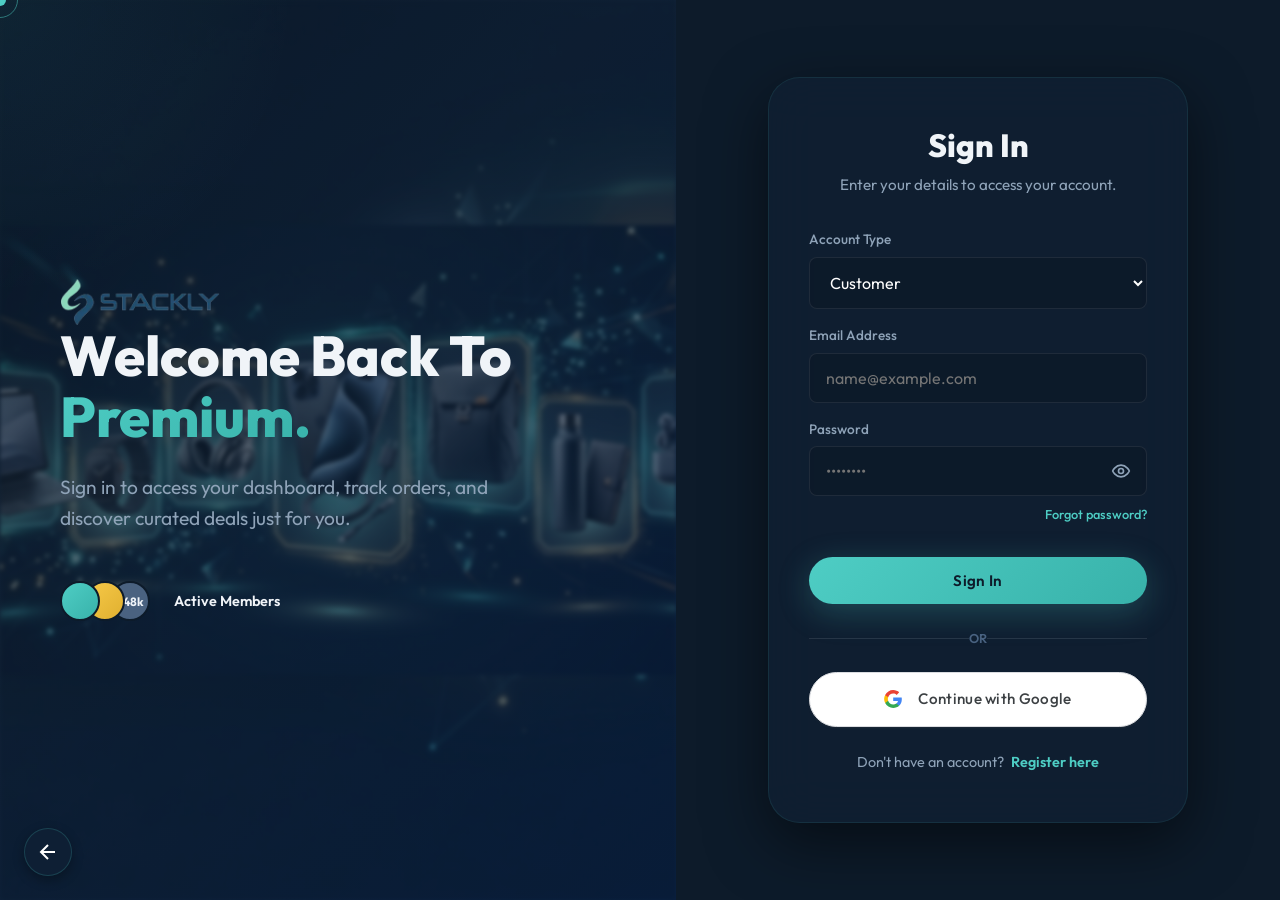
<file: admin_dashboard.html>
﻿<!DOCTYPE html>
<html lang="en">
<head>
  <meta charset="UTF-8" />
  <meta name="viewport" content="width=device-width, initial-scale=1.0" />
  <title>Admin Dashboard — Stackly Premium</title>
  <meta name="description" content="Manage your Stackly store." />
  <link rel="icon" type="image/webp" href="images/logo-stackly.webp" />
  <link rel="stylesheet" href="styles.css" />
  <link rel="preconnect" href="https://fonts.googleapis.com">
  <link rel="preconnect" href="https://fonts.gstatic.com" crossorigin>
</head>
<body>

  <!-- Custom Cursor -->
  <div class="cursor" id="cursor"></div>
  <div class="cursor-follower" id="cursor-follower"></div>

  <!-- Global Mouse Glow -->
  <div class="mouse-glow"></div>

  <!-- ─── Navigation ─── -->
  <nav class="nav" id="nav" role="navigation" aria-label="Main navigation">
    <div class="nav-inner">
      <a href="index.html" class="nav-logo" aria-label="Stackly Home">
        <img src="images/logo-stackly.webp" alt="Stackly" width="140" height="40" />
      </a>
      <ul class="nav-links" role="list">
        <li><a href="index.html" class="nav-link">Home</a></li>
        <li><a href="shop.html" class="nav-link">Shop</a></li>
        <li><a href="about.html" class="nav-link">About</a></li>
        <li><a href="contact.html" class="nav-link">Contact</a></li>
      </ul>
      <div class="nav-actions">
        <button onclick="window.location.href='404.html'" class="nav-icon-btn" aria-label="Shopping cart" style="position:relative;">
          <svg width="18" height="18" viewBox="0 0 24 24" fill="none" stroke="currentColor" stroke-width="2"><path d="M6 2 3 6v14a2 2 0 0 0 2 2h14a2 2 0 0 0 2-2V6l-3-4z"/><line x1="3" y1="6" x2="21" y2="6"/><path d="M16 10a4 4 0 0 1-8 0"/></svg>
          <span class="badge">3</span>
        </button>
        <div class="nav-login-wrap"></div>
        <button class="nav-hamburger" id="hamburger" aria-label="Toggle menu">
          <span></span><span></span><span></span>
        </button>
      </div>
    </div>
  </nav>

  <!-- Mobile Nav -->
  <div class="mobile-nav-overlay" id="mobile-overlay"></div>
  <nav class="mobile-nav" id="mobile-nav" aria-label="Mobile navigation">
    <button class="mobile-nav-close" id="mobile-nav-close" aria-label="Close menu">&times;</button>
    <a href="index.html" class="mobile-nav-link">Home</a>
    <a href="shop.html" class="mobile-nav-link">Shop</a>
    <a href="about.html" class="mobile-nav-link">About</a>
    <a href="contact.html" class="mobile-nav-link">Contact</a>
    <div class="mobile-login-wrap" style="margin-top:24px;"></div>
  </nav>

  <!-- ─── Admin Dashboard Content ─── -->
  <main class="dashboard-page">
    <div class="dash-layout">
      
      <!-- SIDEBAR -->
      <aside class="dash-sidebar">
        <div class="dash-user-info">
          <div class="dash-avatar-large" id="dash-avatar" style="background:var(--gradient-gold); box-shadow:0 10px 30px rgba(247,201,72,0.3);">A</div>
          <h2 style="font-size:1.2rem; font-weight:700; color:var(--white);" id="dash-name">Admin User</h2>
          <p style="font-size:0.85rem; color:var(--gold);" id="dash-email">admin@stackly.com</p>
          <div style="margin-top:8px;"><span class="admin-badge badge-admin">Super Admin</span></div>
        </div>

        <nav class="dash-nav">
          <a href="#overview" class="dash-nav-item active" id="nav-overview" onclick="switchTab('overview', this)">
            <svg width="18" height="18" viewBox="0 0 24 24" fill="none" stroke="currentColor" stroke-width="2"><rect x="3" y="3" width="7" height="7"/><rect x="14" y="3" width="7" height="7"/><rect x="14" y="14" width="7" height="7"/><rect x="3" y="14" width="7" height="7"/></svg>
            System Overview
          </a>
          <a href="#users" class="dash-nav-item" id="nav-users" onclick="switchTab('users', this)">
            <svg width="18" height="18" viewBox="0 0 24 24" fill="none" stroke="currentColor" stroke-width="2"><path d="M17 21v-2a4 4 0 0 0-4-4H5a4 4 0 0 0-4 4v2"></path><circle cx="9" cy="7" r="4"></circle><path d="M23 21v-2a4 4 0 0 0-3-3.87"></path><path d="M16 3.13a4 4 0 0 1 0 7.75"></path></svg>
            User Management
          </a>
          <a href="#products" class="dash-nav-item" id="nav-products" onclick="switchTab('products', this)">
            <svg width="18" height="18" viewBox="0 0 24 24" fill="none" stroke="currentColor" stroke-width="2"><path d="M20.59 13.41l-7.17 7.17a2 2 0 0 1-2.83 0L2 12V2h10l8.59 8.59a2 2 0 0 1 0 2.82z"></path><line x1="7" y1="7" x2="7.01" y2="7"></line></svg>
            Product Catalog
          </a>
          <a href="#settings" class="dash-nav-item" id="nav-settings" onclick="switchTab('settings', this)">
            <svg width="18" height="18" viewBox="0 0 24 24" fill="none" stroke="currentColor" stroke-width="2"><circle cx="12" cy="12" r="3"></circle><path d="M19.4 15a1.65 1.65 0 0 0 .33 1.82l.06.06a2 2 0 0 1 0 2.83 2 2 0 0 1-2.83 0l-.06-.06a1.65 1.65 0 0 0-1.82-.33 1.65 1.65 0 0 0-1 1.51V21a2 2 0 0 1-2 2 2 2 0 0 1-2-2v-.09A1.65 1.65 0 0 0 9 19.4a1.65 1.65 0 0 0-1.82.33l-.06.06a2 2 0 0 1-2.83 0 2 2 0 0 1 0-2.83l.06-.06a1.65 1.65 0 0 0 .33-1.82 1.65 1.65 0 0 0-1.51-1H3a2 2 0 0 1-2-2 2 2 0 0 1 2-2h.09A1.65 1.65 0 0 0 4.6 9a1.65 1.65 0 0 0-.33-1.82l-.06-.06a2 2 0 0 1 0-2.83 2 2 0 0 1 2.83 0l.06.06a1.65 1.65 0 0 0 1.82.33H9a1.65 1.65 0 0 0 1-1.51V3a2 2 0 0 1 2-2 2 2 0 0 1 2 2v.09a1.65 1.65 0 0 0 1 1.51 1.65 1.65 0 0 0 1.82-.33l.06-.06a2 2 0 0 1 2.83 0 2 2 0 0 1 0 2.83l-.06.06a1.65 1.65 0 0 0-.33 1.82V9a1.65 1.65 0 0 0 1.51 1H21a2 2 0 0 1 2 2 2 2 0 0 1-2 2h-.09a1.65 1.65 0 0 0-1.51 1z"></path></svg>
            System Settings
          </a>
          <button class="dash-nav-item" style="color:var(--error); margin-top:24px; width:100%; background:none; border:none; text-align:left;" onclick="authLogout()">
            <svg width="18" height="18" viewBox="0 0 24 24" fill="none" stroke="currentColor" stroke-width="2"><path d="M9 21H5a2 2 0 01-2-2V5a2 2 0 012-2h4"/><polyline points="16 17 21 12 16 7"/><line x1="21" y1="12" x2="9" y2="12"/></svg>
            Sign Out
          </button>
        </nav>
      </aside>

      <!-- MAIN CONTENT -->
      <div class="dash-main">

        <!-- OVERVIEW SECTION -->
        <section id="section-overview" class="dash-section active">
          <h1 class="dash-section-title">
            <svg width="24" height="24" viewBox="0 0 24 24" fill="none" stroke="currentColor" stroke-width="2"><rect x="3" y="3" width="7" height="7"/><rect x="14" y="3" width="7" height="7"/><rect x="14" y="14" width="7" height="7"/><rect x="3" y="14" width="7" height="7"/></svg>
            System Overview
          </h1>
          
          <div class="dash-stats">
            <div class="dash-stat-card">
              <div class="dash-stat-value">$142k</div>
              <div class="dash-stat-label">Total Revenue</div>
            </div>
            <div class="dash-stat-card">
              <div class="dash-stat-value">1,842</div>
              <div class="dash-stat-label">Active Users</div>
            </div>
            <div class="dash-stat-card">
              <div class="dash-stat-value">34</div>
              <div class="dash-stat-label">Low Stock Items</div>
            </div>
          </div>

          <h3 style="font-size:1.2rem; font-weight:700; margin-bottom:16px;">Recent System Alerts</h3>
          
          <div class="order-item" style="border-left:4px solid var(--gold);">
            <div class="order-info">
              <h4 style="color:var(--gold);">High Traffic Detected</h4>
              <p>Over 5,000 concurrent users active. System automatically scaled resources.</p>
            </div>
            <div class="order-status badge-admin">System</div>
          </div>
          
          <div class="order-item" style="border-left:4px solid #ef4444;">
            <div class="order-info">
              <h4 style="color:#ef4444;">Stock Depletion Warning</h4>
              <p>Aura Sonic Pro Headphones are down to 5 units in warehouse A.</p>
            </div>
            <div class="order-status" style="background:rgba(239,68,68,0.1); color:#ef4444;">Inventory</div>
          </div>
        </section>

        <!-- USERS SECTION -->
        <section id="section-users" class="dash-section">
          <h1 class="dash-section-title">
            <svg width="24" height="24" viewBox="0 0 24 24" fill="none" stroke="currentColor" stroke-width="2"><path d="M17 21v-2a4 4 0 0 0-4-4H5a4 4 0 0 0-4 4v2"></path><circle cx="9" cy="7" r="4"></circle><path d="M23 21v-2a4 4 0 0 0-3-3.87"></path><path d="M16 3.13a4 4 0 0 1 0 7.75"></path></svg>
            User Management
          </h1>
          
          <div class="admin-table-wrap">
            <table class="admin-table">
              <thead>
                <tr>
                  <th>Name</th>
                  <th>Email</th>
                  <th>Role</th>
                  <th>Joined</th>
                  <th>Action</th>
                </tr>
              </thead>
              <tbody>
                <tr>
                  <td style="font-weight:600;">System Admin</td>
                  <td>admin@stackly.com</td>
                  <td><span class="admin-badge badge-admin">Admin</span></td>
                  <td>Oct 12, 2025</td>
                  <td><button class="btn btn-outline btn-sm">Edit</button></td>
                </tr>
                <tr>
                  <td style="font-weight:600;">Jane Doe</td>
                  <td>jane.doe@example.com</td>
                  <td><span class="admin-badge badge-customer">Customer</span></td>
                  <td>Nov 05, 2025</td>
                  <td><button class="btn btn-outline btn-sm">Edit</button></td>
                </tr>
                <tr>
                  <td style="font-weight:600;">Mike Smith</td>
                  <td>mike.smith@example.com</td>
                  <td><span class="admin-badge badge-customer">Customer</span></td>
                  <td>Jan 22, 2026</td>
                  <td><button class="btn btn-outline btn-sm">Edit</button></td>
                </tr>
              </tbody>
            </table>
          </div>
        </section>

        <!-- PRODUCTS SECTION -->
        <section id="section-products" class="dash-section">
          <h1 class="dash-section-title">
            <svg width="24" height="24" viewBox="0 0 24 24" fill="none" stroke="currentColor" stroke-width="2"><path d="M20.59 13.41l-7.17 7.17a2 2 0 0 1-2.83 0L2 12V2h10l8.59 8.59a2 2 0 0 1 0 2.82z"></path><line x1="7" y1="7" x2="7.01" y2="7"></line></svg>
            Product Catalog
          </h1>
          
          <div style="display:flex; justify-content:flex-end; margin-bottom:16px;">
            <button onclick="window.location.href='404.html'" class="btn btn-primary btn-sm">+ Add New Product</button>
          </div>

          <div class="admin-table-wrap">
            <table class="admin-table">
              <thead>
                <tr>
                  <th>Product</th>
                  <th>Category</th>
                  <th>Price</th>
                  <th>Stock</th>
                  <th>Action</th>
                </tr>
              </thead>
              <tbody>
                <tr>
                  <td style="display:flex; align-items:center; gap:12px;">
                    <img src="images/product_headphones.webp" alt="Headphones" style="width:40px; height:40px; border-radius:4px; object-fit:cover; background:white;">
                    Aura Sonic Pro
                  </td>
                  <td>Electronics</td>
                  <td>$349.00</td>
                  <td style="color:#ef4444; font-weight:700;">5</td>
                  <td><button class="btn btn-outline btn-sm">Edit</button></td>
                </tr>
                <tr>
                  <td style="display:flex; align-items:center; gap:12px;">
                    <img src="images/product_laptop.webp" alt="Laptop" style="width:40px; height:40px; border-radius:4px; object-fit:cover; background:white;">
                    Zenith Studio Laptop
                  </td>
                  <td>Electronics</td>
                  <td>$1,299.00</td>
                  <td>124</td>
                  <td><button class="btn btn-outline btn-sm">Edit</button></td>
                </tr>
                <tr>
                  <td style="display:flex; align-items:center; gap:12px;">
                    <img src="images/product_sneakers.webp" alt="Sneakers" style="width:40px; height:40px; border-radius:4px; object-fit:cover; background:white;">
                    Aero Step Sneakers
                  </td>
                  <td>Fashion</td>
                  <td>$129.00</td>
                  <td>45</td>
                  <td><button class="btn btn-outline btn-sm">Edit</button></td>
                </tr>
              </tbody>
            </table>
          </div>
        </section>

        <!-- SETTINGS SECTION -->
        <section id="section-settings" class="dash-section">
          <h1 class="dash-section-title">
            <svg width="24" height="24" viewBox="0 0 24 24" fill="none" stroke="currentColor" stroke-width="2"><circle cx="12" cy="12" r="3"></circle><path d="M19.4 15a1.65 1.65 0 0 0 .33 1.82l.06.06a2 2 0 0 1 0 2.83 2 2 0 0 1-2.83 0l-.06-.06a1.65 1.65 0 0 0-1.82-.33 1.65 1.65 0 0 0-1 1.51V21a2 2 0 0 1-2 2 2 2 0 0 1-2-2v-.09A1.65 1.65 0 0 0 9 19.4a1.65 1.65 0 0 0-1.82.33l-.06.06a2 2 0 0 1-2.83 0 2 2 0 0 1 0-2.83l.06-.06a1.65 1.65 0 0 0 .33-1.82 1.65 1.65 0 0 0-1.51-1H3a2 2 0 0 1-2-2 2 2 0 0 1 2-2h.09A1.65 1.65 0 0 0 4.6 9a1.65 1.65 0 0 0-.33-1.82l-.06-.06a2 2 0 0 1 0-2.83 2 2 0 0 1 2.83 0l.06.06a1.65 1.65 0 0 0 1.82.33H9a1.65 1.65 0 0 0 1-1.51V3a2 2 0 0 1 2-2 2 2 0 0 1 2 2v.09a1.65 1.65 0 0 0 1 1.51 1.65 1.65 0 0 0 1.82-.33l.06-.06a2 2 0 0 1 2.83 0 2 2 0 0 1 0 2.83l-.06.06a1.65 1.65 0 0 0-.33 1.82V9a1.65 1.65 0 0 0 1.51 1H21a2 2 0 0 1 2 2 2 2 0 0 1-2 2h-.09a1.65 1.65 0 0 0-1.51 1z"></path></svg>
            System Settings
          </h1>
          
          <div style="max-width: 500px; background: rgba(17,34,54,0.4); padding:32px; border-radius:var(--radius-lg); border:1px solid rgba(255,255,255,0.05);">
            <form id="admin-settings-form">
              <div class="dash-form-group">
                <label for="admin-name">Admin Name</label>
                <input type="text" id="admin-name" required>
              </div>
              <div class="dash-form-group">
                <label for="admin-email">Admin Email</label>
                <input type="email" id="admin-email" required>
              </div>
              <div class="dash-form-group">
                <label>Maintenance Mode</label>
                <div style="display:flex; align-items:center; gap:12px; margin-top:8px;">
                  <input type="checkbox" id="maint-mode" style="width:auto; transform:scale(1.5);">
                  <span style="font-size:0.9rem; color:var(--text-secondary);">Enable maintenance mode</span>
                </div>
              </div>
              <button type="submit" class="btn btn-primary" id="admin-save-btn" style="margin-top:16px;">Save Settings</button>
            </form>
          </div>
        </section>

      </div>
    </div>
  </main>

  <script src="js/auth.js"></script>
  <script src="js/main.js"></script>
  <script>
    // Tab switching logic
    function switchTab(tabId, el) {
      document.querySelectorAll('.dash-section').forEach(sec => sec.classList.remove('active'));
      document.querySelectorAll('.dash-nav-item').forEach(nav => nav.classList.remove('active'));
      
      document.getElementById(`section-${tabId}`).classList.add('active');
      if (el) {
        el.classList.add('active');
      } else {
        document.getElementById(`nav-${tabId}`).classList.add('active');
      }
    }

    // Initialize Admin Dashboard
    document.addEventListener('DOMContentLoaded', () => {
      const user = authGetUser();
      
      // Redirect to login if not authenticated or not admin
      if (!user) {
        window.location.href = 'login.html';
        return;
      }
      if (user.role !== 'admin') {
        window.location.href = 'dashboard.html';
        return;
      }

      // Populate user info in sidebar
      document.getElementById('dash-name').innerText = user.name;
      document.getElementById('dash-email').innerText = user.email;
      document.getElementById('dash-avatar').innerText = (user.name || 'A')[0].toUpperCase();

      // Populate settings form
      document.getElementById('admin-name').value = user.name;
      document.getElementById('admin-email').value = user.email;

      // Handle URL hash for direct linking
      const hash = window.location.hash.replace('#', '');
      if (['overview', 'users', 'products', 'settings'].includes(hash)) {
        switchTab(hash);
      }

      // Handle Admin Settings Save
      document.getElementById('admin-settings-form').addEventListener('submit', (e) => {
        e.preventDefault();
        const btn = document.getElementById('admin-save-btn');
        const newName = document.getElementById('admin-name').value;
        const newEmail = document.getElementById('admin-email').value;

        btn.innerText = 'Saving...';
        btn.disabled = true;

        setTimeout(() => {
          // Update localStorage
          authSignup(newName, newEmail, user.password, 'admin'); 
          
          // Update DOM
          document.getElementById('dash-name').innerText = newName;
          document.getElementById('dash-email').innerText = newEmail;
          document.getElementById('dash-avatar').innerText = newName[0].toUpperCase();
          authSyncNavbar();

          btn.innerText = 'Settings Saved';
          setTimeout(() => {
            btn.innerText = 'Save Settings';
            btn.disabled = false;
          }, 2000);
        }, 800);
      });
    });
  </script>
</body>
</html>
</file>
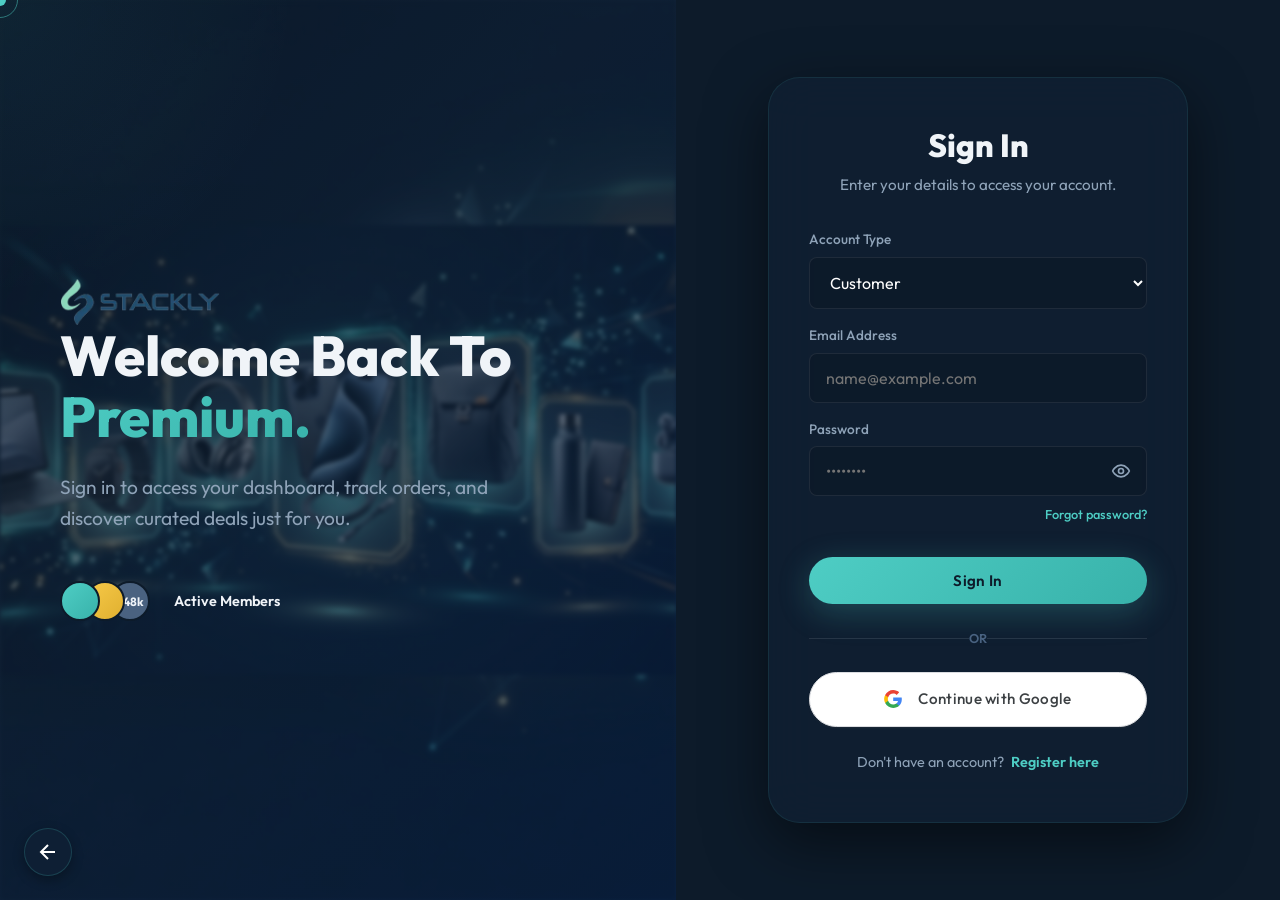
<file: dashboard.html>
﻿<!DOCTYPE html>
<html lang="en">
<head>
  <meta charset="UTF-8" />
  <meta name="viewport" content="width=device-width, initial-scale=1.0" />
  <title>Dashboard — Stackly Premium</title>
  <meta name="description" content="Manage your Stackly account, view orders, and update your profile." />
  <link rel="icon" type="image/webp" href="images/logo-stackly.webp" />
  <link rel="stylesheet" href="styles.css" />
  <link rel="preconnect" href="https://fonts.googleapis.com">
  <link rel="preconnect" href="https://fonts.gstatic.com" crossorigin>
</head>
<body>

  <!-- Custom Cursor -->
  <div class="cursor" id="cursor"></div>
  <div class="cursor-follower" id="cursor-follower"></div>

  <!-- Global Mouse Glow -->
  <div class="mouse-glow"></div>

  <!-- ─── Navigation ─── -->
  <nav class="nav" id="nav" role="navigation" aria-label="Main navigation">
    <div class="nav-inner">
      <a href="index.html" class="nav-logo" aria-label="Stackly Home">
        <img src="images/logo-stackly.webp" alt="Stackly" width="140" height="40" />
      </a>
      <ul class="nav-links" role="list">
        <li><a href="index.html" class="nav-link">Home</a></li>
        <li><a href="shop.html" class="nav-link">Shop</a></li>
        <li><a href="about.html" class="nav-link">About</a></li>
        <li><a href="contact.html" class="nav-link">Contact</a></li>
      </ul>
      <div class="nav-actions">
        <button onclick="window.location.href='404.html'" class="nav-icon-btn" aria-label="Shopping cart" style="position:relative;">
          <svg width="18" height="18" viewBox="0 0 24 24" fill="none" stroke="currentColor" stroke-width="2" stroke-linecap="round" stroke-linejoin="round"><path d="M6 2 3 6v14a2 2 0 0 0 2 2h14a2 2 0 0 0 2-2V6l-3-4z"/><line x1="3" y1="6" x2="21" y2="6"/><path d="M16 10a4 4 0 0 1-8 0"/></svg>
          <span class="badge">3</span>
        </button>
        <div class="nav-login-wrap"></div>
        <button class="nav-hamburger" id="hamburger" aria-label="Toggle menu" aria-expanded="false">
          <span></span><span></span><span></span>
        </button>
      </div>
    </div>
  </nav>

  <!-- Mobile Nav -->
  <div class="mobile-nav-overlay" id="mobile-overlay"></div>
  <nav class="mobile-nav" id="mobile-nav" aria-label="Mobile navigation">
    <button class="mobile-nav-close" id="mobile-nav-close" aria-label="Close menu">&times;</button>
    <a href="index.html" class="mobile-nav-link">Home</a>
    <a href="shop.html" class="mobile-nav-link">Shop</a>
    <a href="about.html" class="mobile-nav-link">About</a>
    <a href="contact.html" class="mobile-nav-link">Contact</a>
    <div class="mobile-login-wrap" style="margin-top:24px;"></div>
    <div style="margin-top:24px;">
      <a href="shop.html" class="btn btn-primary btn-sm" style="width:100%;justify-content:center;">Shop Now</a>
    </div>
  </nav>

  <!-- ─── Dashboard Content ─── -->
  <main class="dashboard-page">
    <div class="dash-layout">
      
      <!-- SIDEBAR -->
      <aside class="dash-sidebar">
        <div class="dash-user-info">
          <div class="dash-avatar-large" id="dash-avatar">U</div>
          <h2 style="font-size:1.2rem; font-weight:700; color:var(--white);" id="dash-name">User Name</h2>
          <p style="font-size:0.85rem; color:var(--text-secondary);" id="dash-email">user@example.com</p>
        </div>

        <nav class="dash-nav">
          <a href="#overview" class="dash-nav-item active" id="nav-overview" onclick="switchTab('overview', this)">
            <svg width="18" height="18" viewBox="0 0 24 24" fill="none" stroke="currentColor" stroke-width="2"><rect x="3" y="3" width="7" height="7"/><rect x="14" y="3" width="7" height="7"/><rect x="14" y="14" width="7" height="7"/><rect x="3" y="14" width="7" height="7"/></svg>
            Overview
          </a>
          <a href="#orders" class="dash-nav-item" id="nav-orders" onclick="switchTab('orders', this)">
            <svg width="18" height="18" viewBox="0 0 24 24" fill="none" stroke="currentColor" stroke-width="2"><path d="M1 3h15v13H1z"/><path d="M16 8h4l3 3v5h-7V8z"/><circle cx="5.5" cy="18.5" r="2.5"/><circle cx="18.5" cy="18.5" r="2.5"/></svg>
            My Orders
          </a>
          <a href="#wishlist" class="dash-nav-item" id="nav-wishlist" onclick="switchTab('wishlist', this)">
            <svg width="18" height="18" viewBox="0 0 24 24" fill="none" stroke="currentColor" stroke-width="2"><path d="M20.84 4.61a5.5 5.5 0 0 0-7.78 0L12 5.67l-1.06-1.06a5.5 5.5 0 0 0-7.78 7.78l1.06 1.06L12 21.23l7.78-7.78 1.06-1.06a5.5 5.5 0 0 0 0-7.78z"/></svg>
            Wishlist
          </a>
          <a href="#profile" class="dash-nav-item" id="nav-profile" onclick="switchTab('profile', this)">
            <svg width="18" height="18" viewBox="0 0 24 24" fill="none" stroke="currentColor" stroke-width="2"><path d="M20 21v-2a4 4 0 00-4-4H8a4 4 0 00-4 4v2"/><circle cx="12" cy="7" r="4"/></svg>
            My Profile
          </a>
          <button class="dash-nav-item" style="color:var(--error); margin-top:24px; width:100%; background:none; border:none; text-align:left;" onclick="authLogout()">
            <svg width="18" height="18" viewBox="0 0 24 24" fill="none" stroke="currentColor" stroke-width="2"><path d="M9 21H5a2 2 0 01-2-2V5a2 2 0 012-2h4"/><polyline points="16 17 21 12 16 7"/><line x1="21" y1="12" x2="9" y2="12"/></svg>
            Sign Out
          </button>
        </nav>
      </aside>

      <!-- MAIN CONTENT -->
      <div class="dash-main">

        <!-- OVERVIEW SECTION -->
        <section id="section-overview" class="dash-section active">
          <h1 class="dash-section-title">
            <svg width="24" height="24" viewBox="0 0 24 24" fill="none" stroke="currentColor" stroke-width="2"><rect x="3" y="3" width="7" height="7"/><rect x="14" y="3" width="7" height="7"/><rect x="14" y="14" width="7" height="7"/><rect x="3" y="14" width="7" height="7"/></svg>
            Overview
          </h1>
          
          <div class="dash-stats">
            <div class="dash-stat-card">
              <div class="dash-stat-value">12</div>
              <div class="dash-stat-label">Total Orders</div>
            </div>
            <div class="dash-stat-card">
              <div class="dash-stat-value">$1,499</div>
              <div class="dash-stat-label">Total Spent</div>
            </div>
            <div class="dash-stat-card">
              <div class="dash-stat-value">2</div>
              <div class="dash-stat-label">Active Orders</div>
            </div>
          </div>

          <h3 style="font-size:1.2rem; font-weight:700; margin-bottom:16px;">Recent Activity</h3>
          
          <div class="order-item">
            <div class="order-img"><img src="images/product_headphones.webp" alt="Headphones"></div>
            <div class="order-info">
              <h4>Aura Sonic Pro Headphones</h4>
              <p>Order #ORD-84920 · 2 days ago · $349.00</p>
            </div>
            <div class="order-status status-transit">In Transit</div>
          </div>
          
          <div class="order-item">
            <div class="order-img"><img src="images/product_smartwatch.webp" alt="Smartwatch"></div>
            <div class="order-info">
              <h4>Chrono X Smartwatch</h4>
              <p>Order #ORD-84815 · 14 days ago · $299.00</p>
            </div>
            <div class="order-status status-delivered">Delivered</div>
          </div>
        </section>

        <!-- ORDERS SECTION -->
        <section id="section-orders" class="dash-section">
          <h1 class="dash-section-title">
            <svg width="24" height="24" viewBox="0 0 24 24" fill="none" stroke="currentColor" stroke-width="2"><path d="M1 3h15v13H1z"/><path d="M16 8h4l3 3v5h-7V8z"/><circle cx="5.5" cy="18.5" r="2.5"/><circle cx="18.5" cy="18.5" r="2.5"/></svg>
            My Orders
          </h1>
          
          <div class="order-item">
            <div class="order-img"><img src="images/product_headphones.webp" alt="Headphones"></div>
            <div class="order-info">
              <h4>Aura Sonic Pro Headphones</h4>
              <p>Order #ORD-84920 · 2 days ago · $349.00</p>
            </div>
            <div class="order-status status-transit">In Transit</div>
          </div>
          
          <div class="order-item">
            <div class="order-img"><img src="images/product_laptop.webp" alt="Laptop"></div>
            <div class="order-info">
              <h4>Zenith Studio Laptop</h4>
              <p>Order #ORD-84882 · 5 days ago · $1,299.00</p>
            </div>
            <div class="order-status status-transit">Shipped</div>
          </div>

          <div class="order-item">
            <div class="order-img"><img src="images/product_smartwatch.webp" alt="Smartwatch"></div>
            <div class="order-info">
              <h4>Chrono X Smartwatch</h4>
              <p>Order #ORD-84815 · 14 days ago · $299.00</p>
            </div>
            <div class="order-status status-delivered">Delivered</div>
          </div>
          
          <div class="order-item">
            <div class="order-img"><img src="images/product_speaker.webp" alt="Speaker"></div>
            <div class="order-info">
              <h4>BassBox Portable Speaker</h4>
              <p>Order #ORD-84701 · 2 months ago · $149.00</p>
            </div>
            <div class="order-status status-delivered">Delivered</div>
          </div>
        </section>

        <!-- WISHLIST SECTION -->
        <section id="section-wishlist" class="dash-section">
          <h1 class="dash-section-title">
            <svg width="24" height="24" viewBox="0 0 24 24" fill="none" stroke="currentColor" stroke-width="2"><path d="M20.84 4.61a5.5 5.5 0 0 0-7.78 0L12 5.67l-1.06-1.06a5.5 5.5 0 0 0-7.78 7.78l1.06 1.06L12 21.23l7.78-7.78 1.06-1.06a5.5 5.5 0 0 0 0-7.78z"/></svg>
            Wishlist
          </h1>
          
          <div class="products-grid" style="grid-template-columns: repeat(auto-fill, minmax(220px, 1fr)); gap:24px;">
            <div class="product-card" style="margin-bottom:0;">
              <div class="product-img-wrap" style="height:220px;">
                <img src="images/product_sneakers.webp" alt="Sneakers" class="product-img" />
              </div>
              <div class="product-info" style="padding:16px;">
                <h3 class="product-title" style="font-size:1rem;">Aero Step Sneakers</h3>
                <p class="product-price" style="font-size:0.9rem;">$129.00</p>
                <button onclick="window.location.href='404.html'" class="btn btn-primary btn-sm" style="width:100%; margin-top:12px; justify-content:center;">Move to Cart</button>
              </div>
            </div>
            
            <div class="product-card" style="margin-bottom:0;">
              <div class="product-img-wrap" style="height:220px;">
                <img src="images/product_sunglasses.webp" alt="Sunglasses" class="product-img" />
              </div>
              <div class="product-info" style="padding:16px;">
                <h3 class="product-title" style="font-size:1rem;">Eclipse Aviators</h3>
                <p class="product-price" style="font-size:0.9rem;">$89.00</p>
                <button onclick="window.location.href='404.html'" class="btn btn-primary btn-sm" style="width:100%; margin-top:12px; justify-content:center;">Move to Cart</button>
              </div>
            </div>
          </div>
        </section>

        <!-- PROFILE SECTION -->
        <section id="section-profile" class="dash-section">
          <h1 class="dash-section-title">
            <svg width="24" height="24" viewBox="0 0 24 24" fill="none" stroke="currentColor" stroke-width="2"><path d="M20 21v-2a4 4 0 00-4-4H8a4 4 0 00-4 4v2"/><circle cx="12" cy="7" r="4"/></svg>
            My Profile
          </h1>
          
          <div style="max-width: 500px; background: rgba(17,34,54,0.4); padding:32px; border-radius:var(--radius-lg); border:1px solid rgba(255,255,255,0.05);">
            <form id="profile-form">
              <div class="dash-form-group">
                <label for="prof-name">Full Name</label>
                <input type="text" id="prof-name" required>
              </div>
              <div class="dash-form-group">
                <label for="prof-email">Email Address</label>
                <input type="email" id="prof-email" required>
              </div>
              <div class="dash-form-group">
                <label for="prof-password">New Password (Optional)</label>
                <input type="password" id="prof-password" placeholder="Leave blank to keep current password">
              </div>
              <button type="submit" class="btn btn-primary" id="prof-save-btn">Save Changes</button>
            </form>
          </div>
        </section>

      </div>
    </div>
  </main>

  <script src="js/auth.js"></script>
  <script src="js/main.js"></script>
  <script>
    // Tab switching logic
    function switchTab(tabId, el) {
      // Hide all sections
      document.querySelectorAll('.dash-section').forEach(sec => sec.classList.remove('active'));
      // Remove active class from all nav items
      document.querySelectorAll('.dash-nav-item').forEach(nav => nav.classList.remove('active'));
      
      // Show target section
      document.getElementById(`section-${tabId}`).classList.add('active');
      // Set active nav item
      if (el) {
        el.classList.add('active');
      } else {
        document.getElementById(`nav-${tabId}`).classList.add('active');
      }
    }

    // Initialize Dashboard
    document.addEventListener('DOMContentLoaded', () => {
      const user = authGetUser();
      
      // Redirect to login if not authenticated
      if (!user) {
        window.location.href = 'login.html';
        return;
      }

      // Populate user info in sidebar
      document.getElementById('dash-name').innerText = user.name;
      document.getElementById('dash-email').innerText = user.email;
      document.getElementById('dash-avatar').innerText = (user.name || 'U')[0].toUpperCase();

      // Populate profile form
      document.getElementById('prof-name').value = user.name;
      document.getElementById('prof-email').value = user.email;

      // Handle URL hash for direct linking
      const hash = window.location.hash.replace('#', '');
      if (['overview', 'orders', 'wishlist', 'profile'].includes(hash)) {
        switchTab(hash);
      }

      // Handle Profile Save
      document.getElementById('profile-form').addEventListener('submit', (e) => {
        e.preventDefault();
        const btn = document.getElementById('prof-save-btn');
        const newName = document.getElementById('prof-name').value;
        const newEmail = document.getElementById('prof-email').value;
        const newPass = document.getElementById('prof-password').value || user.password;

        btn.innerText = 'Saving...';
        btn.disabled = true;

        setTimeout(() => {
          // Update localStorage
          authSignup(newName, newEmail, newPass); // Reuses logic to overwrite user obj
          
          // Update DOM
          document.getElementById('dash-name').innerText = newName;
          document.getElementById('dash-email').innerText = newEmail;
          document.getElementById('dash-avatar').innerText = newName[0].toUpperCase();
          authSyncNavbar();

          btn.innerText = 'Saved Successfully';
          setTimeout(() => {
            btn.innerText = 'Save Changes';
            btn.disabled = false;
          }, 2000);
        }, 800);
      });
    });
  </script>
</body>
</html>
</file>
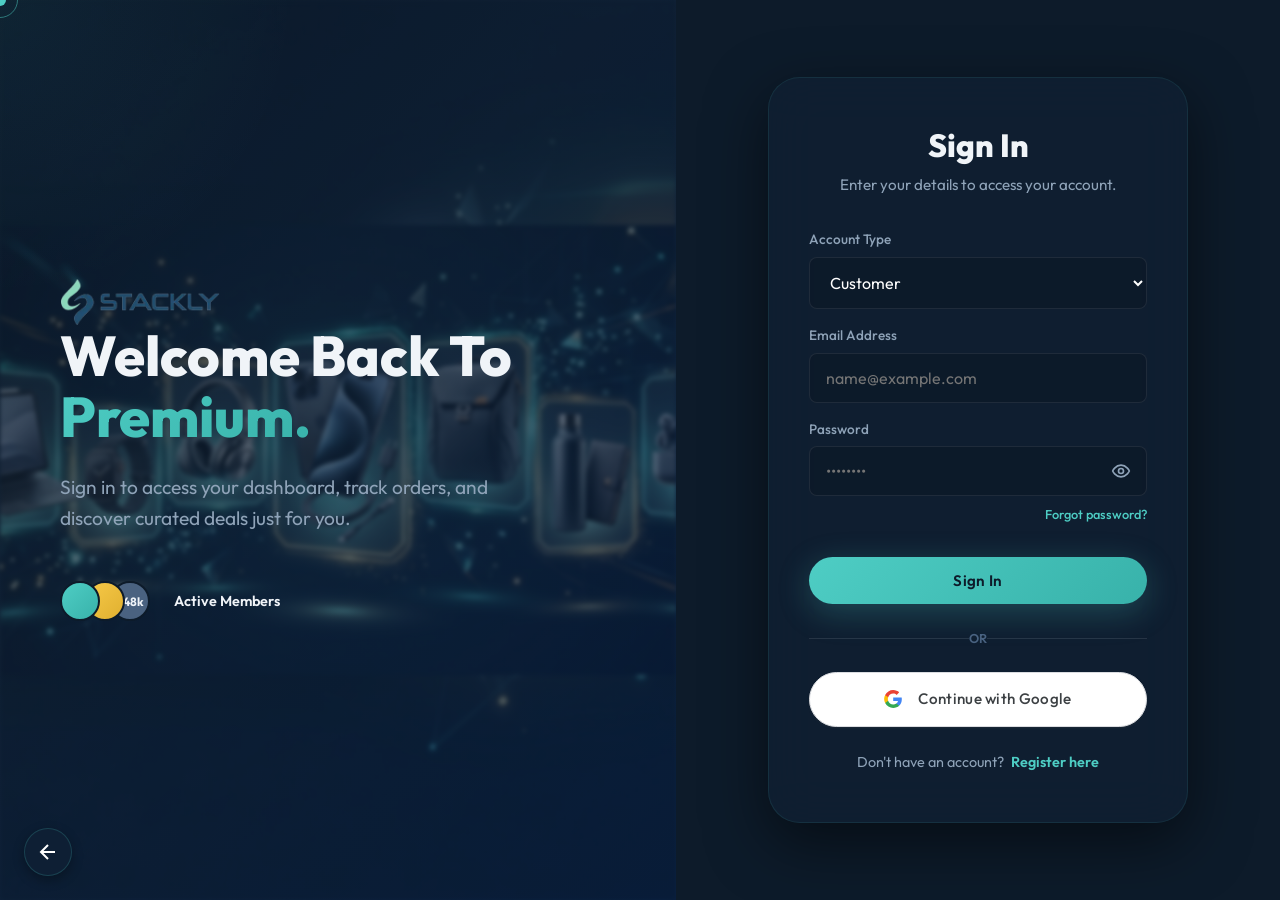
<file: login.html>
<!DOCTYPE html>
<html lang="en">
<head>
  <meta charset="UTF-8" />
  <meta name="viewport" content="width=device-width, initial-scale=1.0" />
  <title>Sign In — Stackly Premium</title>
  <meta name="description" content="Sign in to your Stackly account." />
  <link rel="icon" type="image/webp" href="images/logo-stackly.webp" />
  <link rel="stylesheet" href="styles.css" />
  <link rel="preconnect" href="https://fonts.googleapis.com">
  <link rel="preconnect" href="https://fonts.gstatic.com" crossorigin>
</head>
<body>

  <div class="cursor" id="cursor"></div>
  <div class="cursor-follower" id="cursor-follower"></div>

  <main class="auth-page">
    <div class="mouse-glow"></div>
    
    <!-- Sidebar / Graphic -->
    <div class="auth-sidebar">
      <img src="images/hero_banner.webp" alt="Background" class="auth-sidebar-bg" />
      <div class="auth-sidebar-content">
        <a href="index.html" class="auth-sidebar-logo">
          <img src="images/logo-stackly.webp" alt="Stackly" width="160" height="auto" />
        </a>
        <h1 class="auth-sidebar-title">Welcome Back To <br><span>Premium.</span></h1>
        <p class="auth-sidebar-desc">Sign in to access your dashboard, track orders, and discover curated deals just for you.</p>
        
        <div style="margin-top: 48px; display: flex; gap: 24px; align-items: center;">
          <div style="display: flex; align-items: center;">
            <div style="width:40px; height:40px; border-radius:50%; background:var(--gradient-teal); border:2px solid var(--navy); z-index:3;"></div>
            <div style="width:40px; height:40px; border-radius:50%; background:var(--gradient-gold); border:2px solid var(--navy); margin-left:-15px; z-index:2;"></div>
            <div style="width:40px; height:40px; border-radius:50%; background:var(--gray-600); border:2px solid var(--navy); margin-left:-15px; z-index:1; display:flex; align-items:center; justify-content:center; font-size:0.75rem; font-weight:700;">+48k</div>
          </div>
          <div style="font-size:0.9rem; font-weight:600;">Active Members</div>
        </div>
      </div>
    </div>

    <!-- Main Auth Area -->
    <div class="auth-main">
      

      <div class="auth-container">
        <div class="auth-header">
          <h2 id="auth-title">Sign In</h2>
          <p id="auth-subtitle">Enter your details to access your account.</p>
        </div>

        <form class="auth-form" id="login-form">
          <div class="auth-input-group" id="grp-login-role">
            <label class="auth-label" for="login-role">Account Type</label>
            <select id="login-role" class="auth-input" style="padding: 14px 16px;">
              <option value="customer">Customer</option>
              <option value="admin">Admin</option>
            </select>
          </div>
          <div class="auth-input-group" id="grp-login-email">
            <label class="auth-label" for="login-email">Email Address</label>
            <input type="email" id="login-email" class="auth-input" placeholder="name@example.com">
            <div class="auth-error-text" id="err-login-email">Please enter a valid email address.</div>
          </div>
          
          
          <div class="auth-input-group" id="grp-login-password">
            <label class="auth-label" for="login-password">Password</label>
            <div style="position: relative;">
              <input type="password" id="login-password" class="auth-input" placeholder="••••••••" style="padding-right: 48px;">
              <button type="button" class="password-toggle" onclick="togglePassword('login-password', this)" aria-label="Toggle password visibility">
                <svg class="eye-icon" width="20" height="20" viewBox="0 0 24 24" fill="none" stroke="currentColor" stroke-width="2"><path d="M2 12s3-7 10-7 10 7 10 7-3 7-10 7-10-7-10-7Z"/><circle cx="12" cy="12" r="3"/></svg>
                <svg class="eye-off-icon" width="20" height="20" viewBox="0 0 24 24" fill="none" stroke="currentColor" stroke-width="2" style="display: none;"><path d="M9.88 9.88a3 3 0 1 0 4.24 4.24"/><path d="M10.73 5.08A10.43 10.43 0 0 1 12 5c7 0 10 7 10 7a13.16 13.16 0 0 1-1.67 2.68"/><path d="M6.61 6.61A13.526 13.526 0 0 0 2 12s3 7 10 7a9.74 9.74 0 0 0 5.39-1.61"/><line x1="2" y1="2" x2="22" y2="22"/></svg>
              </button>
            </div>
            <div class="auth-error-text" id="err-login-password">Please enter a valid password.</div>
          </div>
          <a href="404.html" class="auth-forgot-link">Forgot password?</a>
          <button type="submit" class="btn btn-primary" style="width:100%; justify-content:center; margin-top:16px;">Sign In</button>
        </form>

        <div class="auth-divider">Or</div>

        <a href="404.html" class="btn btn-google" style="cursor:none;">
          <svg width="18" height="18" viewBox="0 0 24 24" fill="none"><path fill="#4285F4" d="M23.745 12.27c0-.79-.07-1.54-.19-2.27h-11.3v4.51h6.47c-.29 1.48-1.14 2.73-2.4 3.58v3h3.86c2.26-2.09 3.56-5.17 3.56-8.82z"/><path fill="#34A853" d="M12.255 24c3.24 0 5.95-1.08 7.93-2.91l-3.86-3c-1.08.72-2.45 1.16-4.07 1.16-3.13 0-5.78-2.11-6.73-4.96h-3.98v3.09C3.515 21.3 7.565 24 12.255 24z"/><path fill="#FBBC05" d="M5.525 14.29c-.25-.72-.38-1.49-.38-2.29s.14-1.57.38-2.29V6.62h-3.98a11.86 11.86 0 000 10.76l3.98-3.09z"/><path fill="#EA4335" d="M12.255 4.75c1.77 0 3.35.61 4.6 1.8l3.42-3.42C18.205 1.19 15.495 0 12.255 0 7.565 0 3.515 2.7 1.545 6.62l3.98 3.09c.95-2.85 3.6-4.96 6.73-4.96z"/></svg>
          Continue with Google
        </a>

        <div class="auth-switch">
          Don't have an account? <a href="signup.html">Register here</a>
        </div>
      </div>
    </div>
  </main>

  <script src="js/auth.js"></script>
  <script src="js/main.js"></script>
  <script>
    function validateLoginForm() {
      let isValid = true;
      const email = document.getElementById('login-email').value.trim();
      const pass = document.getElementById('login-password').value;
      
      const grpEmail = document.getElementById('grp-login-email');
      const grpPass = document.getElementById('grp-login-password');

      // Reset
      grpEmail.classList.remove('has-error');
      grpPass.classList.remove('has-error');

      // Email validation
      const emailRegex = /^[^\s@]+@[^\s@]+\.[^\s@]+$/;
      if (!email) {
        document.getElementById('err-login-email').innerText = 'Please enter your email.';
        grpEmail.classList.add('has-error');
        isValid = false;
      } else if (!emailRegex.test(email)) {
        document.getElementById('err-login-email').innerText = 'Please enter a valid email address.';
        grpEmail.classList.add('has-error');
        isValid = false;
      }

      // Password validation
      const passRegex = /^(?=.*[a-z])(?=.*[A-Z])(?=.*\d)(?=.*[@$!%*?&])[A-Za-z\d@$!%*?&]{8,}$/;
      if (!pass) {
        document.getElementById('err-login-password').innerText = 'Please enter your password.';
        grpPass.classList.add('has-error');
        isValid = false;
      } else if (!passRegex.test(pass)) {
        document.getElementById('err-login-password').innerText = 'Password must be at least 8 characters, include uppercase, lowercase, number, and special character.';
        grpPass.classList.add('has-error');
        isValid = false;
      }

      return isValid;
    }

    document.getElementById('login-form').addEventListener('submit', (e) => {
      e.preventDefault();
      
      if (!validateLoginForm()) return;

      const email = document.getElementById('login-email').value.trim();
      const pass = document.getElementById('login-password').value;
      const role = document.getElementById('login-role').value;
      const mockName = email.split('@')[0];
      
      const user = authLogin(mockName, email, pass);
      user.role = role; // Override role for mock login
      localStorage.setItem('stackly_user', JSON.stringify(user));
      
      if (role === 'admin') {
        window.location.href = 'admin_dashboard.html';
      } else {
        window.location.href = 'dashboard.html';
      }
    });

    document.getElementById('back-btn').addEventListener('mouseenter', function() { this.style.color = 'var(--teal)'; this.style.transform = 'translateX(-4px)'; });
    document.getElementById('back-btn').addEventListener('mouseleave', function() { this.style.color = 'var(--text-secondary)'; this.style.transform = 'translateX(0)'; });
  </script>
</body>
</html>
</file>
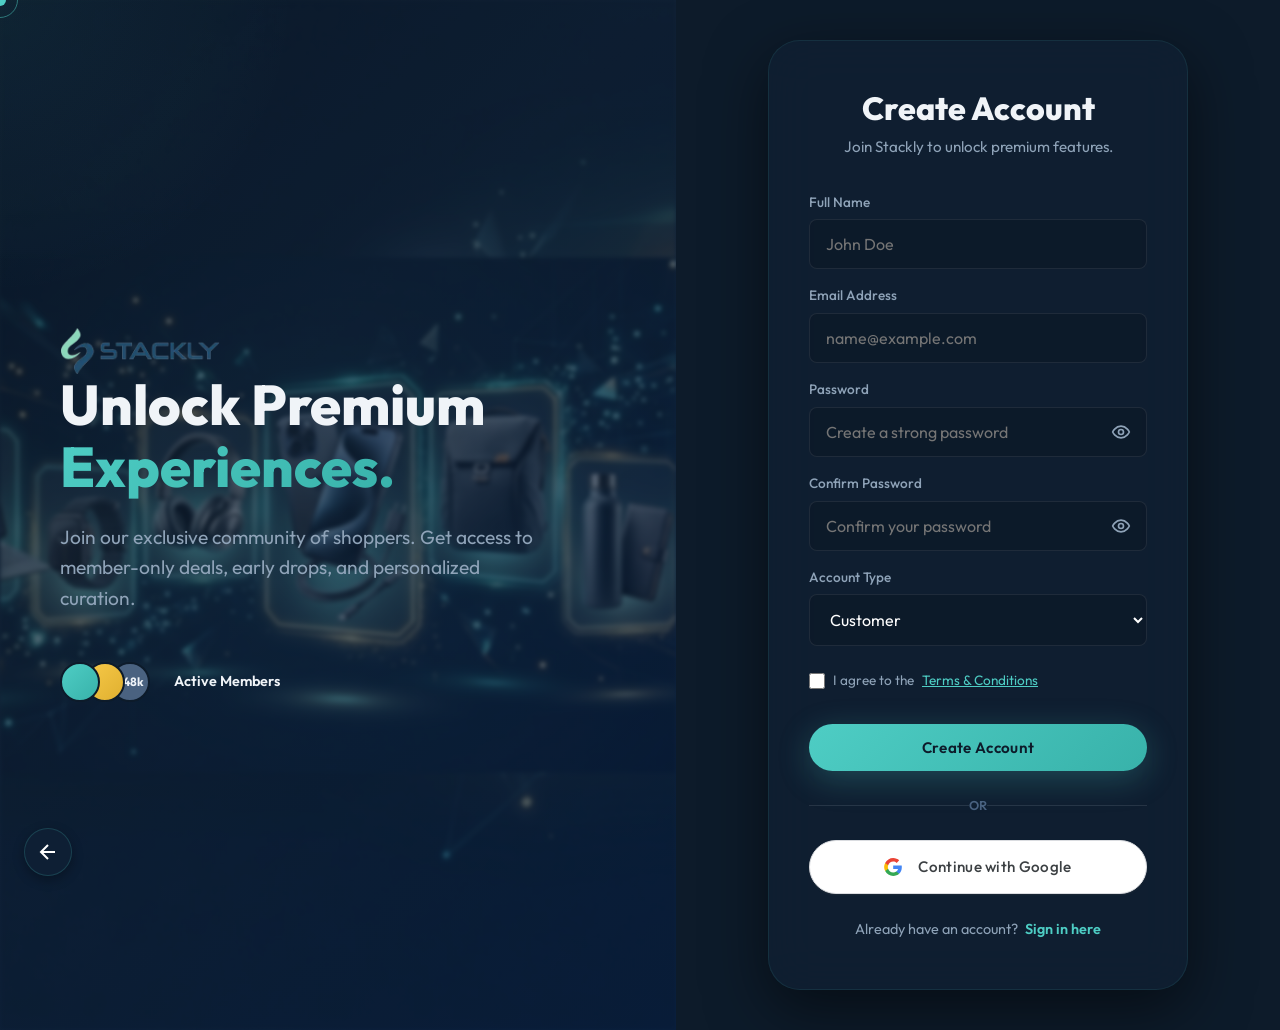
<file: signup.html>
<!DOCTYPE html>
<html lang="en">
<head>
  <meta charset="UTF-8" />
  <meta name="viewport" content="width=device-width, initial-scale=1.0" />
  <title>Create Account — Stackly Premium</title>
  <meta name="description" content="Create a new Stackly account." />
  <link rel="icon" type="image/webp" href="images/logo-stackly.webp" />
  <link rel="stylesheet" href="styles.css" />
  <link rel="preconnect" href="https://fonts.googleapis.com">
  <link rel="preconnect" href="https://fonts.gstatic.com" crossorigin>
</head>
<body>

  <div class="cursor" id="cursor"></div>
  <div class="cursor-follower" id="cursor-follower"></div>

  <main class="auth-page">
    <div class="mouse-glow"></div>
    
    <!-- Sidebar / Graphic -->
    <div class="auth-sidebar">
      <img src="images/hero_banner.webp" alt="Background" class="auth-sidebar-bg" />
      <div class="auth-sidebar-content">
        <a href="index.html" class="auth-sidebar-logo">
          <img src="images/logo-stackly.webp" alt="Stackly" width="160" height="auto" />
        </a>
        <h1 class="auth-sidebar-title">Unlock Premium <br><span>Experiences.</span></h1>
        <p class="auth-sidebar-desc">Join our exclusive community of shoppers. Get access to member-only deals, early drops, and personalized curation.</p>
        
        <div style="margin-top: 48px; display: flex; gap: 24px; align-items: center;">
          <div style="display: flex; align-items: center;">
            <div style="width:40px; height:40px; border-radius:50%; background:var(--gradient-teal); border:2px solid var(--navy); z-index:3;"></div>
            <div style="width:40px; height:40px; border-radius:50%; background:var(--gradient-gold); border:2px solid var(--navy); margin-left:-15px; z-index:2;"></div>
            <div style="width:40px; height:40px; border-radius:50%; background:var(--gray-600); border:2px solid var(--navy); margin-left:-15px; z-index:1; display:flex; align-items:center; justify-content:center; font-size:0.75rem; font-weight:700;">+48k</div>
          </div>
          <div style="font-size:0.9rem; font-weight:600;">Active Members</div>
        </div>
      </div>
    </div>

    <!-- Main Auth Area -->
    <div class="auth-main">
      

      <div class="auth-container">
        <div class="auth-header">
          <h2 id="auth-title">Create Account</h2>
          <p id="auth-subtitle">Join Stackly to unlock premium features.</p>
        </div>

        <form class="auth-form" id="signup-form">
          <div class="auth-input-group" id="grp-signup-name">
            <label class="auth-label" for="signup-name">Full Name</label>
            <input type="text" id="signup-name" class="auth-input" placeholder="John Doe" oninput="this.value = this.value.replace(/[^A-Za-z\s]/g, '')">
            <div class="auth-error-text" id="err-signup-name">Please enter your name.</div>
          </div>
          <div class="auth-input-group" id="grp-signup-email">
            <label class="auth-label" for="signup-email">Email Address</label>
            <input type="email" id="signup-email" class="auth-input" placeholder="name@example.com">
            <div class="auth-error-text" id="err-signup-email">Please enter a valid email address.</div>
          </div>
          <div class="auth-input-group" id="grp-signup-password">
            <label class="auth-label" for="signup-password">Password</label>
            <div style="position: relative;">
              <input type="password" id="signup-password" class="auth-input" placeholder="Create a strong password" style="padding-right: 48px;">
              <button type="button" class="password-toggle" onclick="togglePassword('signup-password', this)" aria-label="Toggle password visibility">
                <svg class="eye-icon" width="20" height="20" viewBox="0 0 24 24" fill="none" stroke="currentColor" stroke-width="2"><path d="M2 12s3-7 10-7 10 7 10 7-3 7-10 7-10-7-10-7Z"/><circle cx="12" cy="12" r="3"/></svg>
                <svg class="eye-off-icon" width="20" height="20" viewBox="0 0 24 24" fill="none" stroke="currentColor" stroke-width="2" style="display: none;"><path d="M9.88 9.88a3 3 0 1 0 4.24 4.24"/><path d="M10.73 5.08A10.43 10.43 0 0 1 12 5c7 0 10 7 10 7a13.16 13.16 0 0 1-1.67 2.68"/><path d="M6.61 6.61A13.526 13.526 0 0 0 2 12s3 7 10 7a9.74 9.74 0 0 0 5.39-1.61"/><line x1="2" y1="2" x2="22" y2="22"/></svg>
              </button>
            </div>
            <div class="auth-error-text" id="err-signup-password">Please enter a valid password.</div>
          </div>
          <div class="auth-input-group" id="grp-signup-confirm-password">
            <label class="auth-label" for="signup-confirm-password">Confirm Password</label>
            <div style="position: relative;">
              <input type="password" id="signup-confirm-password" class="auth-input" placeholder="Confirm your password" style="padding-right: 48px;">
              <button type="button" class="password-toggle" onclick="togglePassword('signup-confirm-password', this)" aria-label="Toggle password visibility">
                <svg class="eye-icon" width="20" height="20" viewBox="0 0 24 24" fill="none" stroke="currentColor" stroke-width="2"><path d="M2 12s3-7 10-7 10 7 10 7-3 7-10 7-10-7-10-7Z"/><circle cx="12" cy="12" r="3"/></svg>
                <svg class="eye-off-icon" width="20" height="20" viewBox="0 0 24 24" fill="none" stroke="currentColor" stroke-width="2" style="display: none;"><path d="M9.88 9.88a3 3 0 1 0 4.24 4.24"/><path d="M10.73 5.08A10.43 10.43 0 0 1 12 5c7 0 10 7 10 7a13.16 13.16 0 0 1-1.67 2.68"/><path d="M6.61 6.61A13.526 13.526 0 0 0 2 12s3 7 10 7a9.74 9.74 0 0 0 5.39-1.61"/><line x1="2" y1="2" x2="22" y2="22"/></svg>
              </button>
            </div>
            <div class="auth-error-text" id="err-signup-confirm-password">Passwords do not match.</div>
          </div>
          <div class="auth-input-group">
            <label class="auth-label" for="signup-role">Account Type</label>
            <select id="signup-role" class="auth-input" style="cursor:pointer;">
              <option value="customer">Customer</option>
              <option value="admin">Admin</option>
            </select>
          </div>
          <div class="auth-input-group checkbox-group" id="grp-signup-terms" style="display: flex; flex-direction: column; gap: 4px; margin-top: 8px;">
            <label style="display: flex; align-items: center; gap: 8px; font-size: 0.85rem; color: var(--text-secondary); cursor: pointer;">
              <input type="checkbox" id="signup-terms" style="width: 16px; height: 16px; accent-color: var(--teal); cursor: pointer;">
              I agree to the <a href="#" style="color: var(--teal); text-decoration: underline;">Terms & Conditions</a>
            </label>
            <div class="auth-error-text" id="err-signup-terms">You must agree to the Terms & Conditions.</div>
          </div>
          <button type="submit" class="btn btn-primary" style="width:100%; justify-content:center; margin-top:16px;">Create Account</button>
        </form>

        <div class="auth-divider">Or</div>

        <a href="404.html" class="btn btn-google" style="cursor:none;">
          <svg width="18" height="18" viewBox="0 0 24 24" fill="none"><path fill="#4285F4" d="M23.745 12.27c0-.79-.07-1.54-.19-2.27h-11.3v4.51h6.47c-.29 1.48-1.14 2.73-2.4 3.58v3h3.86c2.26-2.09 3.56-5.17 3.56-8.82z"/><path fill="#34A853" d="M12.255 24c3.24 0 5.95-1.08 7.93-2.91l-3.86-3c-1.08.72-2.45 1.16-4.07 1.16-3.13 0-5.78-2.11-6.73-4.96h-3.98v3.09C3.515 21.3 7.565 24 12.255 24z"/><path fill="#FBBC05" d="M5.525 14.29c-.25-.72-.38-1.49-.38-2.29s.14-1.57.38-2.29V6.62h-3.98a11.86 11.86 0 000 10.76l3.98-3.09z"/><path fill="#EA4335" d="M12.255 4.75c1.77 0 3.35.61 4.6 1.8l3.42-3.42C18.205 1.19 15.495 0 12.255 0 7.565 0 3.515 2.7 1.545 6.62l3.98 3.09c.95-2.85 3.6-4.96 6.73-4.96z"/></svg>
          Continue with Google
        </a>

        <div class="auth-switch">
          Already have an account? <a href="login.html">Sign in here</a>
        </div>
      </div>
    </div>
  </main>

  <script src="js/auth.js"></script>
  <script src="js/main.js"></script>
  <script>
    function validateForm() {
      let isValid = true;
      const name = document.getElementById('signup-name').value.trim();
      const email = document.getElementById('signup-email').value.trim();
      const pass = document.getElementById('signup-password').value;
      const confirmPass = document.getElementById('signup-confirm-password').value;
      const terms = document.getElementById('signup-terms').checked;
      
      const grpName = document.getElementById('grp-signup-name');
      const grpEmail = document.getElementById('grp-signup-email');
      const grpPass = document.getElementById('grp-signup-password');
      const grpConfirmPass = document.getElementById('grp-signup-confirm-password');
      const grpTerms = document.getElementById('grp-signup-terms');

      // Reset
      grpName.classList.remove('has-error');
      grpEmail.classList.remove('has-error');
      grpPass.classList.remove('has-error');
      grpConfirmPass.classList.remove('has-error');
      grpTerms.classList.remove('has-error');

      // Name validation: Only alphabets and spaces
      if (!name) {
        document.getElementById('err-signup-name').innerText = 'Please enter your name.';
        grpName.classList.add('has-error');
        isValid = false;
      } else if (!/^[A-Za-z\s]+$/.test(name)) {
        document.getElementById('err-signup-name').innerText = 'Name should accept only alphabetic characters.';
        grpName.classList.add('has-error');
        isValid = false;
      }

      // Email validation
      const emailRegex = /^[^\s@]+@[^\s@]+\.[^\s@]+$/;
      if (!email) {
        document.getElementById('err-signup-email').innerText = 'Please enter your email.';
        grpEmail.classList.add('has-error');
        isValid = false;
      } else if (!emailRegex.test(email)) {
        document.getElementById('err-signup-email').innerText = 'Please enter a valid email address.';
        grpEmail.classList.add('has-error');
        isValid = false;
      }

      // Password validation: Min 8, 1 upper, 1 lower, 1 number, 1 special
      const passRegex = /^(?=.*[a-z])(?=.*[A-Z])(?=.*\d)(?=.*[@$!%*?&])[A-Za-z\d@$!%*?&]{8,}$/;
      if (!pass) {
        document.getElementById('err-signup-password').innerText = 'Please enter a password.';
        grpPass.classList.add('has-error');
        isValid = false;
      } else if (!passRegex.test(pass)) {
        document.getElementById('err-signup-password').innerText = 'Password must be at least 8 characters, include uppercase, lowercase, number, and special character.';
        grpPass.classList.add('has-error');
        isValid = false;
      }

      // Confirm Password validation
      if (!confirmPass) {
        document.getElementById('err-signup-confirm-password').innerText = 'Please confirm your password.';
        grpConfirmPass.classList.add('has-error');
        isValid = false;
      } else if (pass !== confirmPass) {
        document.getElementById('err-signup-confirm-password').innerText = 'Passwords do not match.';
        grpConfirmPass.classList.add('has-error');
        isValid = false;
      }

      // Terms validation
      if (!terms) {
        document.getElementById('err-signup-terms').innerText = 'You must agree to the Terms & Conditions.';
        grpTerms.classList.add('has-error');
        isValid = false;
      }

      return isValid;
    }

    document.getElementById('signup-form').addEventListener('submit', (e) => {
      e.preventDefault();
      
      if (!validateForm()) return;

      const name = document.getElementById('signup-name').value.trim();
      const email = document.getElementById('signup-email').value.trim();
      const pass = document.getElementById('signup-password').value;
      const role = document.getElementById('signup-role').value;
      
      authSignup(name, email, pass, role);
      
      if (role === 'admin') {
        window.location.href = 'admin_dashboard.html';
      } else {
        window.location.href = 'dashboard.html';
      }
    });

    document.getElementById('back-btn').addEventListener('mouseenter', function() { this.style.color = 'var(--teal)'; this.style.transform = 'translateX(-4px)'; });
    document.getElementById('back-btn').addEventListener('mouseleave', function() { this.style.color = 'var(--text-secondary)'; this.style.transform = 'translateX(0)'; });
  </script>
</body>
</html>
</file>
<file: styles.css>
/* ===================================
   STACKLY - Premium E-Commerce CSS
   Design System & Global Styles
   =================================== */

@import url('https://fonts.googleapis.com/css2?family=Outfit:wght@300;400;500;600;700;800;900&family=Inter:wght@300;400;500;600&display=swap');

/* ─── CSS Custom Properties ─── */
:root {
  --navy: #0D1B2A;
  --navy-mid: #112236;
  --navy-light: #1A3050;
  --teal: #4ECDC4;
  --teal-dark: #38B2AA;
  --teal-light: #7EDDD6;
  --gold: #F7C948;
  --gold-dark: #E0B030;
  --white: #FFFFFF;
  --off-white: #F0F4F8;
  --gray-100: #E8EFF7;
  --gray-200: #C8D8E8;
  --gray-400: #8FA3B8;
  --gray-600: #4A6280;
  --text-primary: #F0F4F8;
  --text-secondary: #8FA3B8;
  --text-muted: #4A6280;
  --success: #4CAF50;
  --error: #FF5252;

  --gradient-hero: linear-gradient(135deg, #0D1B2A 0%, #112236 40%, #0A2040 100%);
  --gradient-teal: linear-gradient(135deg, #4ECDC4, #38B2AA);
  --gradient-gold: linear-gradient(135deg, #F7C948, #E0B030);
  --gradient-card: linear-gradient(160deg, rgba(26,48,80,0.9) 0%, rgba(13,27,42,0.95) 100%);

  --shadow-sm: 0 2px 8px rgba(0,0,0,0.3);
  --shadow-md: 0 8px 24px rgba(0,0,0,0.4);
  --shadow-lg: 0 20px 60px rgba(0,0,0,0.5);
  --shadow-teal: 0 8px 32px rgba(78,205,196,0.25);
  --shadow-gold: 0 8px 32px rgba(247,201,72,0.25);

  --radius-sm: 8px;
  --radius-md: 16px;
  --radius-lg: 24px;
  --radius-xl: 32px;
  --radius-pill: 100px;

  --transition: all 0.3s cubic-bezier(0.4, 0, 0.2, 1);
  --transition-fast: all 0.15s cubic-bezier(0.4, 0, 0.2, 1);
  --transition-slow: all 0.6s cubic-bezier(0.4, 0, 0.2, 1);

  --nav-height: 80px;
  --container: 1280px;
}

/* ─── Reset & Base ─── */
*, *::before, *::after {
  margin: 0;
  padding: 0;
  box-sizing: border-box;
}

html {
  scroll-behavior: smooth;
  overflow-x: hidden;
}

body {
  font-family: 'Outfit', sans-serif;
  background-color: var(--navy);
  color: var(--text-primary);
  overflow-x: hidden;
  line-height: 1.6;
  cursor: none;
}

a {
  text-decoration: none;
  color: inherit;
}

img {
  max-width: 100%;
  height: auto;
  display: block;
}

ul { list-style: none; }

button {
  cursor: none;
  font-family: inherit;
  border: none;
  outline: none;
}

input, textarea, select {
  font-family: inherit;
  outline: none;
}

/* ─── Custom Cursor ─── */
.cursor {
  position: fixed;
  width: 12px;
  height: 12px;
  background: var(--teal);
  border-radius: 50%;
  pointer-events: none;
  z-index: 99999;
  transform: translate(-50%, -50%);
  transition: transform 0.1s, width 0.3s, height 0.3s, background 0.3s;
  mix-blend-mode: normal;
}

.cursor-follower {
  position: fixed;
  width: 36px;
  height: 36px;
  border: 1.5px solid rgba(78,205,196,0.5);
  border-radius: 50%;
  pointer-events: none;
  z-index: 99998;
  transform: translate(-50%, -50%);
  transition: transform 0.15s ease, width 0.4s, height 0.4s, border-color 0.3s;
}

.cursor.hover {
  width: 20px;
  height: 20px;
  background: var(--gold);
}

.cursor-follower.hover {
  width: 56px;
  height: 56px;
  border-color: rgba(247,201,72,0.4);
}

/* ─── Container ─── */
.container {
  max-width: var(--container);
  margin: 0 auto;
  padding: 0 24px;
}

/* ─── Typography ─── */
h1, h2, h3, h4, h5, h6 {
  font-family: 'Outfit', sans-serif;
  font-weight: 700;
  line-height: 1.2;
}

.section-eyebrow {
  display: inline-flex;
  align-items: center;
  gap: 8px;
  font-size: 0.75rem;
  font-weight: 600;
  letter-spacing: 0.15em;
  text-transform: uppercase;
  color: var(--teal);
  margin-bottom: 16px;
}

.section-eyebrow::before {
  content: '';
  width: 24px;
  height: 2px;
  background: var(--gradient-teal);
  border-radius: 2px;
}

.section-title {
  font-size: clamp(2rem, 4vw, 3.5rem);
  font-weight: 800;
  line-height: 1.1;
  color: var(--text-primary);
}

.section-title span {
  background: var(--gradient-teal);
  -webkit-background-clip: text;
  -webkit-text-fill-color: transparent;
  background-clip: text;
}

.section-subtitle {
  font-size: 1.1rem;
  color: var(--text-secondary);
  font-weight: 400;
  max-width: 520px;
  line-height: 1.7;
}

/* ─── Buttons ─── */
.btn {
  display: inline-flex;
  align-items: center;
  justify-content: center;
  gap: 8px;
  padding: 14px 32px;
  border-radius: var(--radius-pill);
  font-size: 0.95rem;
  font-weight: 600;
  letter-spacing: 0.02em;
  transition: var(--transition);
  position: relative;
  overflow: hidden;
  cursor: none;
}

.btn::before {
  content: '';
  position: absolute;
  inset: 0;
  background: rgba(255,255,255,0.1);
  transform: translateX(-100%);
  transition: transform 0.4s cubic-bezier(0.4,0,0.2,1);
}

.btn:hover::before { transform: translateX(0); }

.btn-primary {
  background: var(--gradient-teal);
  color: var(--navy);
  box-shadow: var(--shadow-teal);
}

.btn-primary:hover {
  transform: translateY(-2px);
  box-shadow: 0 12px 40px rgba(78,205,196,0.4);
}

.btn-gold {
  background: var(--gradient-gold);
  color: var(--navy);
  box-shadow: var(--shadow-gold);
}

.btn-gold:hover {
  transform: translateY(-2px);
  box-shadow: 0 12px 40px rgba(247,201,72,0.4);
}

.btn-outline {
  background: transparent;
  border: 1.5px solid rgba(78,205,196,0.4);
  color: var(--teal);
}

.btn-outline:hover {
  background: rgba(78,205,196,0.1);
  border-color: var(--teal);
  transform: translateY(-2px);
}

.btn-ghost {
  background: transparent;
  color: var(--text-secondary);
  padding: 10px 20px;
}

.btn-ghost:hover {
  color: var(--teal);
}

.btn-lg {
  padding: 18px 44px;
  font-size: 1.05rem;
}

.btn-sm {
  padding: 10px 22px;
  font-size: 0.85rem;
}

/* ─── Navigation ─── */
.nav {
  position: fixed;
  top: 0;
  left: 0;
  right: 0;
  height: var(--nav-height);
  z-index: 1000;
  transition: var(--transition);
  padding: 0 0;
}

.nav.scrolled {
  background: rgba(13,27,42,0.92);
  backdrop-filter: blur(20px);
  -webkit-backdrop-filter: blur(20px);
  border-bottom: 1px solid rgba(78,205,196,0.1);
  box-shadow: 0 4px 32px rgba(0,0,0,0.4);
}

.nav-inner {
  max-width: var(--container);
  margin: 0 auto;
  padding: 0 24px;
  height: 100%;
  display: flex;
  align-items: center;
  justify-content: space-between;
}

.nav-logo {
  display: flex;
  align-items: center;
  gap: 0;
}

.nav-logo img {
  height: 40px;
  width: auto;
  filter: brightness(1.1);
}

.nav-links {
  display: flex;
  align-items: center;
  gap: 4px;
}

.nav-link {
  padding: 8px 18px;
  font-size: 0.9rem;
  font-weight: 500;
  color: var(--text-secondary);
  border-radius: var(--radius-pill);
  transition: var(--transition);
  position: relative;
}

.nav-link::after {
  content: '';
  position: absolute;
  bottom: 4px;
  left: 50%;
  transform: translateX(-50%);
  width: 0;
  height: 2px;
  background: var(--teal);
  border-radius: 2px;
  transition: width 0.3s;
}

.nav-link:hover, .nav-link.active {
  color: var(--text-primary);
}

.nav-link:hover::after, .nav-link.active::after {
  width: 20px;
}

.nav-actions {
  display: flex;
  align-items: center;
  gap: 16px;
}

.nav-icon-btn {
  width: 42px;
  height: 42px;
  border-radius: 50%;
  display: flex;
  align-items: center;
  justify-content: center;
  background: rgba(78,205,196,0.08);
  color: var(--text-secondary);
  transition: var(--transition);
  position: relative;
  cursor: none;
  border: 1px solid rgba(78,205,196,0.15);
}

.nav-icon-btn:hover {
  background: rgba(78,205,196,0.15);
  color: var(--teal);
  transform: translateY(-1px);
}

.nav-icon-btn .badge {
  position: absolute;
  top: -4px;
  right: -4px;
  width: 18px;
  height: 18px;
  background: var(--gold);
  color: var(--navy);
  border-radius: 50%;
  font-size: 0.65rem;
  font-weight: 700;
  display: flex;
  align-items: center;
  justify-content: center;
}

.nav-hamburger {
  display: none;
  flex-direction: column;
  gap: 5px;
  width: 36px;
  height: 36px;
  align-items: center;
  justify-content: center;
  background: none;
  padding: 4px;
  border-radius: 8px;
  transition: var(--transition);
}

.nav-hamburger span {
  display: block;
  width: 22px;
  height: 2px;
  background: var(--text-secondary);
  border-radius: 2px;
  transition: var(--transition);
}

/* ─── Mobile Nav Drawer ─── */
.mobile-nav {
  position: fixed;
  top: 0;
  right: -100%;
  width: 300px;
  height: 100vh;
  background: var(--navy-mid);
  border-left: 1px solid rgba(78,205,196,0.1);
  z-index: 2000;
  transition: right 0.4s cubic-bezier(0.4,0,0.2,1);
  padding: 100px 32px 40px;
  display: flex;
  flex-direction: column;
  gap: 8px;
}

.mobile-nav.open { right: 0; }
.mobile-nav-overlay {
  position: fixed;
  inset: 0;
  background: rgba(0,0,0,0.6);
  z-index: 1999;
  opacity: 0;
  pointer-events: none;
  transition: opacity 0.4s;
}
.mobile-nav-overlay.open { opacity: 1; pointer-events: all; }

.mobile-nav-link {
  padding: 14px 0;
  font-size: 1.1rem;
  font-weight: 500;
  color: var(--text-secondary);
  border-bottom: 1px solid rgba(78,205,196,0.08);
  transition: var(--transition);
}
.mobile-nav-link:hover { color: var(--teal); padding-left: 8px; }

/* ─── Hero Section ─── */
.hero {
  min-height: 100vh;
  position: relative;
  display: flex;
  align-items: center;
  overflow: hidden;
  background: var(--gradient-hero);
  padding-top: var(--nav-height);
}

.hero-bg {
  position: absolute;
  inset: 0;
  overflow: hidden;
}

.hero-bg-image {
  position: absolute;
  inset: 0;
  width: 100%;
  height: 100%;
  object-fit: cover;
  opacity: 0.25;
  filter: blur(1px) saturate(1.2);
}

.hero-orb {
  position: absolute;
  border-radius: 50%;
  filter: blur(80px);
  opacity: 0.35;
  animation: float-orb 8s ease-in-out infinite;
}

.hero-orb-1 {
  width: 500px;
  height: 500px;
  background: radial-gradient(circle, rgba(78,205,196,0.6), transparent);
  top: -150px;
  right: -100px;
  animation-delay: 0s;
}

.hero-orb-2 {
  width: 350px;
  height: 350px;
  background: radial-gradient(circle, rgba(247,201,72,0.4), transparent);
  bottom: -100px;
  left: 10%;
  animation-delay: 3s;
}

.hero-orb-3 {
  width: 250px;
  height: 250px;
  background: radial-gradient(circle, rgba(78,205,196,0.3), transparent);
  top: 30%;
  left: -80px;
  animation-delay: 5s;
}

@keyframes float-orb {
  0%, 100% { transform: translate(0, 0) scale(1); }
  33% { transform: translate(20px, -30px) scale(1.05); }
  66% { transform: translate(-15px, 20px) scale(0.95); }
}

.hero-grid-lines {
  position: absolute;
  inset: 0;
  background-image:
    linear-gradient(rgba(78,205,196,0.04) 1px, transparent 1px),
    linear-gradient(90deg, rgba(78,205,196,0.04) 1px, transparent 1px);
  background-size: 60px 60px;
}

.hero-content {
  position: relative;
  z-index: 2;
  display: grid;
  grid-template-columns: 1fr 1fr;
  gap: 60px;
  align-items: center;
  width: 100%;
}

.hero-text { }

.hero-badge {
  display: inline-flex;
  align-items: center;
  gap: 8px;
  padding: 8px 16px 8px 8px;
  background: rgba(78,205,196,0.1);
  border: 1px solid rgba(78,205,196,0.2);
  border-radius: var(--radius-pill);
  font-size: 0.8rem;
  font-weight: 600;
  color: var(--teal);
  margin-bottom: 24px;
  backdrop-filter: blur(8px);
}

.hero-badge .dot {
  width: 8px;
  height: 8px;
  background: var(--teal);
  border-radius: 50%;
  animation: pulse 2s ease-in-out infinite;
}

@keyframes pulse {
  0%, 100% { opacity: 1; transform: scale(1); }
  50% { opacity: 0.5; transform: scale(1.3); }
}

.hero-title {
  font-size: clamp(2.8rem, 6vw, 5.5rem);
  font-weight: 900;
  line-height: 1.05;
  margin-bottom: 24px;
  letter-spacing: -0.02em;
}

.hero-title .line {
  display: inline-block;
}

.hero-title .line-accent {
  background: var(--gradient-teal);
  -webkit-background-clip: text;
  -webkit-text-fill-color: transparent;
  background-clip: text;
}

.hero-title .line-gold {
  background: var(--gradient-gold);
  -webkit-background-clip: text;
  -webkit-text-fill-color: transparent;
  background-clip: text;
}

.hero-desc {
  font-size: 1.15rem;
  color: var(--text-secondary);
  max-width: 500px;
  margin-bottom: 40px;
  font-weight: 400;
  line-height: 1.8;
  font-family: 'Inter', sans-serif;
}

.hero-cta {
  display: flex;
  gap: 16px;
  flex-wrap: wrap;
  align-items: center;
  margin-bottom: 56px;
}

.hero-stats {
  display: flex;
  gap: 40px;
}

.stat-item {}

.stat-number {
  font-size: 2rem;
  font-weight: 800;
  color: var(--white);
  line-height: 1;
}

.stat-number span {
  color: var(--teal);
}

.stat-label {
  font-size: 0.8rem;
  color: var(--text-secondary);
  letter-spacing: 0.05em;
  margin-top: 4px;
}

.hero-visual {
  position: relative;
  display: flex;
  align-items: center;
  justify-content: center;
}

.hero-image-wrapper {
  position: relative;
  width: 100%;
  max-width: 560px;
}

.hero-main-image {
  width: 100%;
  border-radius: var(--radius-lg);
  box-shadow: var(--shadow-lg), 0 0 80px rgba(78,205,196,0.15);
  animation: hero-float 6s ease-in-out infinite;
}

@keyframes hero-float {
  0%, 100% { transform: translateY(0px); }
  50% { transform: translateY(-16px); }
}

.hero-badge-card {
  position: absolute;
  background: rgba(26,48,80,0.9);
  backdrop-filter: blur(16px);
  border: 1px solid rgba(78,205,196,0.2);
  border-radius: var(--radius-md);
  padding: 16px 20px;
  display: flex;
  align-items: center;
  gap: 12px;
  box-shadow: var(--shadow-md);
  animation: badge-float 4s ease-in-out infinite;
}

.hero-badge-card-1 {
  bottom: 48px;
  left: -40px;
  animation-delay: 1s;
}

.hero-badge-card-2 {
  top: 40px;
  right: -30px;
  animation-delay: 2.5s;
}

@keyframes badge-float {
  0%, 100% { transform: translateY(0px) rotate(-1deg); }
  50% { transform: translateY(-8px) rotate(1deg); }
}

.badge-icon {
  width: 44px;
  height: 44px;
  background: var(--gradient-teal);
  border-radius: var(--radius-sm);
  display: flex;
  align-items: center;
  justify-content: center;
  font-size: 1.3rem;
  flex-shrink: 0;
}

.badge-icon-gold {
  background: var(--gradient-gold);
}

.badge-text-label {
  font-size: 0.75rem;
  color: var(--text-secondary);
  margin-bottom: 2px;
}

.badge-text-value {
  font-size: 1rem;
  font-weight: 700;
  color: var(--white);
}

/* ─── Marquee / Ticker ─── */
.marquee-section {
  padding: 20px 0;
  background: rgba(78,205,196,0.05);
  border-top: 1px solid rgba(78,205,196,0.1);
  border-bottom: 1px solid rgba(78,205,196,0.1);
  overflow: hidden;
}

.marquee-track {
  display: flex;
  gap: 0;
  animation: marquee-scroll 30s linear infinite;
  white-space: nowrap;
}

.marquee-item {
  display: flex;
  align-items: center;
  gap: 16px;
  padding: 0 40px;
  font-size: 0.85rem;
  font-weight: 600;
  letter-spacing: 0.1em;
  text-transform: uppercase;
  color: var(--text-muted);
  flex-shrink: 0;
}

.marquee-item .dot {
  width: 6px;
  height: 6px;
  border-radius: 50%;
  background: var(--teal);
  flex-shrink: 0;
}

@keyframes marquee-scroll {
  0% { transform: translateX(0); }
  100% { transform: translateX(-50%); }
}

/* ─── Section Base ─── */
.section {
  padding: 120px 0;
}

.section-sm { padding: 80px 0; }

.section-header {
  margin-bottom: 64px;
}

.section-header-flex {
  display: flex;
  align-items: flex-end;
  justify-content: space-between;
  margin-bottom: 64px;
  gap: 24px;
  flex-wrap: wrap;
}

/* ─── Category Cards ─── */
.categories-grid {
  display: grid;
  grid-template-columns: repeat(3, 1fr);
  gap: 24px;
}

.category-card {
  position: relative;
  border-radius: var(--radius-lg);
  overflow: hidden;
  aspect-ratio: 4/3;
  cursor: none;
}

.category-card:first-child {
  grid-row: span 2;
  aspect-ratio: auto;
}

.category-card img {
  width: 100%;
  height: 100%;
  object-fit: cover;
  transition: transform 0.6s cubic-bezier(0.4,0,0.2,1);
}

.category-card:hover img { transform: scale(1.08); }

.category-card-overlay {
  position: absolute;
  inset: 0;
  background: linear-gradient(to top, rgba(13,27,42,0.95) 0%, rgba(13,27,42,0.3) 60%, transparent 100%);
  display: flex;
  flex-direction: column;
  justify-content: flex-end;
  padding: 28px;
  transition: var(--transition);
}

.category-card:hover .category-card-overlay {
  background: linear-gradient(to top, rgba(13,27,42,0.98) 0%, rgba(13,27,42,0.6) 60%, rgba(13,27,42,0.1) 100%);
}

.category-tag {
  display: inline-block;
  padding: 4px 12px;
  background: rgba(78,205,196,0.15);
  border: 1px solid rgba(78,205,196,0.25);
  border-radius: var(--radius-pill);
  font-size: 0.7rem;
  font-weight: 600;
  letter-spacing: 0.1em;
  text-transform: uppercase;
  color: var(--teal);
  margin-bottom: 10px;
  width: fit-content;
}

.category-name {
  font-size: 1.5rem;
  font-weight: 700;
  margin-bottom: 8px;
}

.category-count {
  font-size: 0.85rem;
  color: var(--text-secondary);
  margin-bottom: 16px;
}

.category-link {
  display: inline-flex;
  align-items: center;
  gap: 6px;
  font-size: 0.85rem;
  font-weight: 600;
  color: var(--teal);
  opacity: 0;
  transform: translateY(10px);
  transition: var(--transition);
}

.category-card:hover .category-link {
  opacity: 1;
  transform: translateY(0);
}

/* ─── Product Cards ─── */
.products-grid {
  display: grid;
  grid-template-columns: repeat(4, 1fr);
  gap: 24px;
}

.product-card {
  background: var(--gradient-card);
  border: 1px solid rgba(78,205,196,0.1);
  border-radius: var(--radius-lg);
  overflow: hidden;
  transition: var(--transition);
  position: relative;
  cursor: none;
}

.product-card:hover {
  transform: translateY(-8px);
  border-color: rgba(78,205,196,0.25);
  box-shadow: var(--shadow-lg), var(--shadow-teal);
}

.product-card-image {
  position: relative;
  aspect-ratio: 1;
  overflow: hidden;
  background: rgba(13,27,42,0.5);
}

.product-card-image img {
  width: 100%;
  height: 100%;
  object-fit: cover;
  transition: transform 0.5s cubic-bezier(0.4,0,0.2,1);
}

.product-card:hover .product-card-image img {
  transform: scale(1.08);
}

.product-card-badge {
  position: absolute;
  top: 12px;
  left: 12px;
  padding: 4px 10px;
  border-radius: var(--radius-pill);
  font-size: 0.7rem;
  font-weight: 700;
  letter-spacing: 0.05em;
  z-index: 1;
}

.badge-new {
  background: var(--teal);
  color: var(--navy);
}

.badge-sale {
  background: var(--gold);
  color: var(--navy);
}

.badge-hot {
  background: #FF6B6B;
  color: white;
}

.product-card-actions {
  position: absolute;
  top: 12px;
  right: 12px;
  display: flex;
  flex-direction: column;
  gap: 8px;
  opacity: 0;
  transform: translateX(10px);
  transition: var(--transition);
  z-index: 2;
}

.product-card:hover .product-card-actions {
  opacity: 1;
  transform: translateX(0);
}

.product-action-btn {
  width: 38px;
  height: 38px;
  border-radius: 50%;
  background: rgba(13,27,42,0.9);
  backdrop-filter: blur(8px);
  border: 1px solid rgba(78,205,196,0.2);
  display: flex;
  align-items: center;
  justify-content: center;
  color: var(--text-secondary);
  font-size: 1rem;
  transition: var(--transition);
  cursor: none;
}

.product-action-btn:hover {
  background: var(--teal);
  color: var(--navy);
  border-color: var(--teal);
}

.product-card-info {
  padding: 20px;
}

.product-brand {
  font-size: 0.72rem;
  font-weight: 600;
  letter-spacing: 0.12em;
  text-transform: uppercase;
  color: var(--teal);
  margin-bottom: 6px;
}

.product-name {
  font-size: 1rem;
  font-weight: 600;
  color: var(--text-primary);
  margin-bottom: 8px;
  line-height: 1.4;
}

.product-rating {
  display: flex;
  align-items: center;
  gap: 6px;
  margin-bottom: 14px;
}

.stars {
  color: var(--gold);
  font-size: 0.8rem;
  letter-spacing: 1px;
}

.rating-count {
  font-size: 0.78rem;
  color: var(--text-muted);
}

.product-price-row {
  display: flex;
  align-items: center;
  justify-content: space-between;
  gap: 12px;
}

.product-price {
  font-size: 1.3rem;
  font-weight: 800;
  color: var(--white);
}

.product-price-old {
  font-size: 0.85rem;
  color: var(--text-muted);
  text-decoration: line-through;
}

.product-add-btn {
  width: 38px;
  height: 38px;
  border-radius: 50%;
  background: var(--gradient-teal);
  color: var(--navy);
  display: flex;
  align-items: center;
  justify-content: center;
  font-size: 1.1rem;
  font-weight: 700;
  transition: var(--transition);
  cursor: none;
  flex-shrink: 0;
}

.product-add-btn:hover {
  transform: scale(1.15) rotate(90deg);
  box-shadow: var(--shadow-teal);
}

/* ─── Features Section ─── */
.features-grid {
  display: grid;
  grid-template-columns: repeat(4, 1fr);
  gap: 24px;
}

.feature-card {
  background: rgba(26,48,80,0.4);
  border: 1px solid rgba(78,205,196,0.08);
  border-radius: var(--radius-lg);
  padding: 36px 28px;
  transition: var(--transition);
  position: relative;
  overflow: hidden;
}

.feature-card::before {
  content: '';
  position: absolute;
  top: 0;
  left: 0;
  right: 0;
  height: 2px;
  background: var(--gradient-teal);
  transform: scaleX(0);
  transition: transform 0.4s;
}

.feature-card:hover::before { transform: scaleX(1); }

.feature-card:hover {
  border-color: rgba(78,205,196,0.2);
  transform: translateY(-4px);
  box-shadow: var(--shadow-md);
  background: rgba(26,48,80,0.6);
}

.feature-icon {
  width: 60px;
  height: 60px;
  border-radius: var(--radius-md);
  background: rgba(78,205,196,0.1);
  border: 1px solid rgba(78,205,196,0.2);
  display: flex;
  align-items: center;
  justify-content: center;
  font-size: 1.6rem;
  margin-bottom: 20px;
  transition: var(--transition);
}

.feature-card:hover .feature-icon {
  background: var(--gradient-teal);
  border-color: transparent;
}

.feature-title {
  font-size: 1.05rem;
  font-weight: 700;
  margin-bottom: 10px;
}

.feature-desc {
  font-size: 0.88rem;
  color: var(--text-secondary);
  line-height: 1.65;
  font-family: 'Inter', sans-serif;
}

/* ─── Testimonials ─── */
.testimonials-grid {
  display: grid;
  grid-template-columns: repeat(3, 1fr);
  gap: 24px;
}

.testimonial-card {
  background: var(--gradient-card);
  border: 1px solid rgba(78,205,196,0.08);
  border-radius: var(--radius-lg);
  padding: 32px;
  transition: var(--transition);
  position: relative;

  width: 400px;
  max-width: 90vw;
  flex-shrink: 0;
  white-space: normal;
}

.testimonial-card:hover {
  border-color: rgba(78,205,196,0.2);
  transform: translateY(-4px);
  box-shadow: var(--shadow-md);
}

.testimonial-quote-mark {
  font-size: 3rem;
  line-height: 1;
  color: var(--teal);
  opacity: 0.3;
  margin-bottom: 16px;
  font-family: serif;
}

.testimonial-text {
  font-size: 0.95rem;
  color: var(--text-secondary);
  line-height: 1.75;
  margin-bottom: 24px;
  font-family: 'Inter', sans-serif;
  font-style: italic;
}

.testimonial-author {
  display: flex;
  align-items: center;
  gap: 14px;
}

.testimonial-avatar {
  width: 48px;
  height: 48px;
  border-radius: 50%;
  background: var(--gradient-teal);
  display: flex;
  align-items: center;
  justify-content: center;
  font-size: 1.2rem;
  font-weight: 700;
  color: var(--navy);
  flex-shrink: 0;
  font-family: 'Outfit', sans-serif;
}

.testimonial-name {
  font-size: 0.95rem;
  font-weight: 600;
}

.testimonial-role {
  font-size: 0.8rem;
  color: var(--text-muted);
}

/* ─── Newsletter Section ─── */
.newsletter-section {
  position: relative;
  background: linear-gradient(135deg, rgba(78,205,196,0.08) 0%, rgba(247,201,72,0.05) 100%);
  border-top: 1px solid rgba(78,205,196,0.1);
  border-bottom: 1px solid rgba(78,205,196,0.1);
  overflow: hidden;
}

.newsletter-section::before {
  content: '';
  position: absolute;
  top: -100px;
  right: -100px;
  width: 400px;
  height: 400px;
  border-radius: 50%;
  background: radial-gradient(circle, rgba(78,205,196,0.08), transparent);
}

.newsletter-inner {
  text-align: center;
  max-width: 600px;
  margin: 0 auto;
  position: relative;
  z-index: 1;
}

.newsletter-form {
  display: flex;
  gap: 12px;
  margin-top: 32px;
}

.newsletter-input {
  flex: 1;
  padding: 16px 24px;
  background: rgba(26,48,80,0.6);
  border: 1.5px solid rgba(78,205,196,0.2);
  border-radius: var(--radius-pill);
  color: var(--text-primary);
  font-size: 0.95rem;
  transition: var(--transition);
  backdrop-filter: blur(8px);
}

.newsletter-input::placeholder { color: var(--text-muted); }

.newsletter-input:focus {
  border-color: var(--teal);
  background: rgba(26,48,80,0.8);
  box-shadow: 0 0 0 4px rgba(78,205,196,0.08);
}

/* ─── CTA Banner ─── */
.cta-banner {
  position: relative;
  border-radius: var(--radius-xl);
  overflow: hidden;
  background: linear-gradient(135deg, var(--navy-light) 0%, var(--navy-mid) 100%);
  border: 1px solid rgba(78,205,196,0.15);
  padding: 80px 60px;
  display: flex;
  align-items: center;
  justify-content: space-between;
  gap: 40px;
}

.cta-banner::before {
  content: '';
  position: absolute;
  top: -80px;
  right: -80px;
  width: 350px;
  height: 350px;
  border-radius: 50%;
  background: radial-gradient(circle, rgba(78,205,196,0.15), transparent);
}

.cta-banner::after {
  content: '';
  position: absolute;
  bottom: -60px;
  left: 5%;
  width: 250px;
  height: 250px;
  border-radius: 50%;
  background: radial-gradient(circle, rgba(247,201,72,0.1), transparent);
}

.cta-content { position: relative; z-index: 1; }
.cta-actions { position: relative; z-index: 1; display: flex; gap: 16px; flex-shrink: 0; flex-wrap: wrap; }

/* ─── Footer ─── */
.footer {
  background: #080E18;
  border-top: 1px solid rgba(78,205,196,0.08);
  padding: 80px 0 0;
}

.footer-grid {
  display: grid;
  grid-template-columns: 2fr 1fr 1fr 1fr;
  gap: 48px;
  padding-bottom: 64px;
  border-bottom: 1px solid rgba(78,205,196,0.08);
}

.footer-brand-desc {
  font-size: 0.88rem;
  color: var(--text-secondary);
  margin: 16px 0 24px;
  max-width: 280px;
  line-height: 1.7;
  font-family: 'Inter', sans-serif;
}

.footer-socials {
  display: flex;
  gap: 10px;
}

.social-btn {
  width: 40px;
  height: 40px;
  border-radius: 50%;
  background: rgba(78,205,196,0.08);
  border: 1px solid rgba(78,205,196,0.15);
  display: flex;
  align-items: center;
  justify-content: center;
  font-size: 0.9rem;
  color: var(--text-secondary);
  transition: var(--transition);
  cursor: none;
}

.social-btn:hover {
  background: var(--teal);
  color: var(--navy);
  border-color: var(--teal);
  transform: translateY(-2px);
}

.footer-col-title {
  font-size: 0.85rem;
  font-weight: 700;
  letter-spacing: 0.12em;
  text-transform: uppercase;
  color: var(--text-primary);
  margin-bottom: 20px;
}

.footer-links {
  display: flex;
  flex-direction: column;
  gap: 10px;
}

.footer-link {
  font-size: 0.88rem;
  color: var(--text-secondary);
  transition: var(--transition);
  font-family: 'Inter', sans-serif;
  display: flex;
  align-items: center;
  gap: 6px;
}

.footer-link:hover { color: var(--teal); padding-left: 4px; }

.footer-bottom {
  padding: 24px 0;
  display: flex;
  align-items: center;
  justify-content: space-between;
  gap: 16px;
  flex-wrap: wrap;
}

.footer-bottom-text {
  font-size: 0.82rem;
  color: var(--text-muted);
  font-family: 'Inter', sans-serif;
}

.footer-bottom-text span {
  color: var(--teal);
  font-weight: 600;
}

.footer-payments {
  display: flex;
  gap: 8px;
  align-items: center;
}

.payment-badge {
  padding: 4px 10px;
  background: rgba(78,205,196,0.08);
  border: 1px solid rgba(78,205,196,0.15);
  border-radius: 6px;
  font-size: 0.72rem;
  font-weight: 600;
  color: var(--text-muted);
  letter-spacing: 0.05em;
}

/* ─── Page Hero (inner pages) ─── */
.page-hero {
  padding: calc(var(--nav-height) + 60px) 0 60px;
  position: relative;
  background: linear-gradient(to bottom, rgba(13,27,42,0.8), var(--navy));
  text-align: center;
}

.page-hero::before {
  content: '';
  position: absolute;
  inset: 0;
  background: radial-gradient(ellipse at 50% 0%, rgba(78,205,196,0.1), transparent 70%);
}

.breadcrumb {
  display: flex;
  align-items: center;
  justify-content: center;
  gap: 8px;
  font-size: 0.82rem;
  color: var(--text-muted);
  margin-bottom: 20px;
}

.breadcrumb a { color: var(--text-secondary); transition: var(--transition); }
.breadcrumb a:hover { color: var(--teal); }
.breadcrumb .sep { opacity: 0.4; }

/* ─── Shop Filters ─── */
.shop-layout {
  display: grid;
  grid-template-columns: 280px 1fr;
  gap: 40px;
  align-items: start;
}

.filter-sidebar {
  background: var(--gradient-card);
  border: 1px solid rgba(78,205,196,0.1);
  border-radius: var(--radius-lg);
  padding: 28px;
  position: sticky;
  top: calc(var(--nav-height) + 24px);
}

.filter-group {
  margin-bottom: 28px;
  padding-bottom: 28px;
  border-bottom: 1px solid rgba(78,205,196,0.08);
}

.filter-group:last-child { margin-bottom: 0; padding-bottom: 0; border-bottom: none; }

.filter-title {
  font-size: 0.8rem;
  font-weight: 700;
  letter-spacing: 0.12em;
  text-transform: uppercase;
  color: var(--text-primary);
  margin-bottom: 16px;
}

.filter-option {
  display: flex;
  align-items: center;
  justify-content: space-between;
  padding: 8px 0;
  font-size: 0.88rem;
  color: var(--text-secondary);
  cursor: none;
  transition: var(--transition);
}

.filter-option:hover { color: var(--teal); }

.filter-checkbox {
  width: 18px;
  height: 18px;
  border: 1.5px solid rgba(78,205,196,0.3);
  border-radius: 4px;
  display: flex;
  align-items: center;
  justify-content: center;
  transition: var(--transition);
  flex-shrink: 0;
}

.filter-checkbox.checked {
  background: var(--teal);
  border-color: var(--teal);
  color: var(--navy);
  font-size: 0.7rem;
}

.filter-count {
  font-size: 0.75rem;
  color: var(--text-muted);
}

/* ─── Price Range ─── */
.price-range-inputs {
  display: flex;
  gap: 12px;
  margin-top: 12px;
}

.price-input {
  flex: 1;
  padding: 10px 14px;
  background: rgba(26,48,80,0.5);
  border: 1px solid rgba(78,205,196,0.15);
  border-radius: var(--radius-sm);
  color: var(--text-primary);
  font-size: 0.85rem;

  min-width: 0;
  width: 100%;
}

/* ─── Shop Toolbar ─── */
.shop-toolbar {
  display: flex;
  align-items: center;
  justify-content: space-between;
  margin-bottom: 28px;
  gap: 16px;
  flex-wrap: wrap;
}

.shop-sort {
  padding: 10px 20px;
  background: rgba(26,48,80,0.5);
  border: 1px solid rgba(78,205,196,0.15);
  border-radius: var(--radius-pill);
  color: var(--text-secondary);
  font-size: 0.88rem;
  cursor: none;
  font-family: 'Outfit', sans-serif;
}

.view-toggle {
  display: flex;
  gap: 4px;
}

.view-btn {
  width: 38px;
  height: 38px;
  border-radius: var(--radius-sm);
  background: rgba(26,48,80,0.5);
  border: 1px solid rgba(78,205,196,0.15);
  display: flex;
  align-items: center;
  justify-content: center;
  color: var(--text-muted);
  transition: var(--transition);
  cursor: none;
  font-size: 0.9rem;
}

.view-btn.active, .view-btn:hover {
  background: rgba(78,205,196,0.1);
  border-color: rgba(78,205,196,0.3);
  color: var(--teal);
}

/* ─── Product Detail ─── */
.product-detail-grid {
  display: grid;
  grid-template-columns: 1fr 1fr;
  gap: 80px;
  align-items: start;
}

.product-gallery-main {
  aspect-ratio: 1;
  border-radius: var(--radius-lg);
  overflow: hidden;
  background: var(--gradient-card);
  border: 1px solid rgba(78,205,196,0.1);
}

.product-gallery-main img {
  width: 100%;
  height: 100%;
  object-fit: cover;
}

.product-gallery-thumbs {
  display: grid;
  grid-template-columns: repeat(4, 1fr);
  gap: 12px;
  margin-top: 16px;
}

.product-thumb {
  aspect-ratio: 1;
  border-radius: var(--radius-sm);
  overflow: hidden;
  border: 1.5px solid rgba(78,205,196,0.1);
  cursor: none;
  transition: var(--transition);
}

.product-thumb:hover, .product-thumb.active {
  border-color: var(--teal);
}

.product-thumb img { width: 100%; height: 100%; object-fit: cover; }

.product-info-section { }

.product-detail-brand {
  font-size: 0.75rem;
  font-weight: 600;
  letter-spacing: 0.15em;
  text-transform: uppercase;
  color: var(--teal);
  margin-bottom: 12px;
}

.product-detail-title {
  font-size: 2.2rem;
  font-weight: 800;
  margin-bottom: 16px;
  line-height: 1.15;
}

.product-detail-price {
  font-size: 2rem;
  font-weight: 800;
  color: var(--white);
  margin-bottom: 8px;
}

.product-detail-price-old {
  font-size: 1.1rem;
  color: var(--text-muted);
  text-decoration: line-through;
  margin-left: 12px;
  font-weight: 400;
}

.product-detail-desc {
  font-size: 0.95rem;
  color: var(--text-secondary);
  line-height: 1.75;
  margin: 24px 0;
  font-family: 'Inter', sans-serif;
}

.product-options-label {
  font-size: 0.85rem;
  font-weight: 600;
  color: var(--text-primary);
  margin-bottom: 12px;
}

.color-options {
  display: flex;
  gap: 10px;
  margin-bottom: 24px;
}

.color-dot {
  width: 32px;
  height: 32px;
  border-radius: 50%;
  border: 2px solid transparent;
  cursor: none;
  transition: var(--transition);
}

.color-dot.active, .color-dot:hover {
  border-color: var(--teal);
  transform: scale(1.1);
}

.size-options {
  display: flex;
  gap: 8px;
  flex-wrap: wrap;
  margin-bottom: 28px;
}

.size-btn {
  padding: 8px 18px;
  border-radius: var(--radius-sm);
  background: rgba(26,48,80,0.5);
  border: 1.5px solid rgba(78,205,196,0.15);
  color: var(--text-secondary);
  font-size: 0.85rem;
  font-weight: 600;
  cursor: none;
  transition: var(--transition);
}

.size-btn.active, .size-btn:hover {
  background: rgba(78,205,196,0.1);
  border-color: var(--teal);
  color: var(--teal);
}

.quantity-selector {
  display: flex;
  align-items: center;
  gap: 0;
  background: rgba(26,48,80,0.5);
  border: 1.5px solid rgba(78,205,196,0.15);
  border-radius: var(--radius-pill);
  overflow: hidden;
  width: fit-content;
  margin-bottom: 28px;
}

.qty-btn {
  width: 44px;
  height: 44px;
  display: flex;
  align-items: center;
  justify-content: center;
  font-size: 1.2rem;
  color: var(--text-secondary);
  transition: var(--transition);
  cursor: none;
}

.qty-btn:hover { color: var(--teal); }

.qty-display {
  width: 48px;
  text-align: center;
  font-size: 1rem;
  font-weight: 700;
  border-left: 1px solid rgba(78,205,196,0.1);
  border-right: 1px solid rgba(78,205,196,0.1);
  padding: 10px 0;
}

.product-actions-row {
  display: flex;
  gap: 12px;
  flex-wrap: wrap;
}

/* ─── About Page ─── */
.about-grid {
  display: grid;
  grid-template-columns: 1fr 1fr;
  gap: 80px;
  align-items: center;
}

.about-image-wrapper {
  position: relative;
  border-radius: var(--radius-lg);
  overflow: hidden;
}

.about-image-wrapper img {
  width: 100%;
  border-radius: var(--radius-lg);
  box-shadow: var(--shadow-lg);
}

.about-image-accent {
  position: absolute;
  bottom: -20px;
  right: -20px;
  width: 120px;
  height: 120px;
  background: var(--gradient-teal);
  border-radius: var(--radius-md);
  opacity: 0.3;
  z-index: -1;
}

.stats-band {
  display: grid;
  grid-template-columns: repeat(4, 1fr);
  gap: 24px;
  text-align: center;
  padding: 60px 0;
  border-top: 1px solid rgba(78,205,196,0.1);
  border-bottom: 1px solid rgba(78,205,196,0.1);
}

.stat-band-number {
  font-size: 3rem;
  font-weight: 900;
  background: var(--gradient-teal);
  -webkit-background-clip: text;
  -webkit-text-fill-color: transparent;
  background-clip: text;
  line-height: 1;
  margin-bottom: 8px;
}

.stat-band-label {
  font-size: 0.88rem;
  color: var(--text-secondary);
  font-family: 'Inter', sans-serif;
}

.values-grid {
  display: grid;
  grid-template-columns: repeat(3, 1fr);
  gap: 24px;
}

.value-card {
  background: var(--gradient-card);
  border: 1px solid rgba(78,205,196,0.08);
  border-radius: var(--radius-lg);
  padding: 32px 24px;
  text-align: center;
  transition: var(--transition);
}

.value-card:hover {
  border-color: rgba(78,205,196,0.2);
  transform: translateY(-6px);
  box-shadow: var(--shadow-md);
}

.value-icon {
  font-size: 2.5rem;
  margin-bottom: 20px;
}

.value-title {
  font-size: 1.1rem;
  font-weight: 700;
  margin-bottom: 12px;
}

.value-desc {
  font-size: 0.88rem;
  color: var(--text-secondary);
  line-height: 1.65;
  font-family: 'Inter', sans-serif;
}

/* ─── Contact Page ─── */
.contact-grid {
  display: grid;
  grid-template-columns: 1fr 1.6fr;
  gap: 60px;
  align-items: start;
}

.contact-info-list {
  display: flex;
  flex-direction: column;
  gap: 24px;
  margin-top: 40px;
}

.contact-info-item {
  display: flex;
  gap: 16px;
  align-items: flex-start;
}

.contact-icon {
  width: 48px;
  height: 48px;
  background: rgba(78,205,196,0.1);
  border: 1px solid rgba(78,205,196,0.2);
  border-radius: var(--radius-md);
  display: flex;
  align-items: center;
  justify-content: center;
  font-size: 1.1rem;
  flex-shrink: 0;
  transition: var(--transition);
}

.contact-info-item:hover .contact-icon {
  background: var(--gradient-teal);
}

.contact-info-label {
  font-size: 0.78rem;
  font-weight: 600;
  letter-spacing: 0.1em;
  text-transform: uppercase;
  color: var(--teal);
  margin-bottom: 4px;
}

.contact-info-value {
  font-size: 0.95rem;
  color: var(--text-secondary);
  font-family: 'Inter', sans-serif;
}

.contact-form-card {
  background: var(--gradient-card);
  border: 1px solid rgba(78,205,196,0.1);
  border-radius: var(--radius-xl);
  padding: 48px;
}

.form-group {
  margin-bottom: 20px;
}

.form-label {
  display: block;
  font-size: 0.82rem;
  font-weight: 600;
  letter-spacing: 0.06em;
  color: var(--text-secondary);
  margin-bottom: 8px;
  text-transform: uppercase;
}

.form-input, .form-textarea, .form-select {
  width: 100%;
  padding: 14px 20px;
  background: rgba(13,27,42,0.6);
  border: 1.5px solid rgba(78,205,196,0.15);
  border-radius: var(--radius-sm);
  color: var(--text-primary);
  font-size: 0.95rem;
  transition: var(--transition);
  font-family: 'Outfit', sans-serif;
}

.form-input:focus, .form-textarea:focus, .form-select:focus {
  border-color: var(--teal);
  background: rgba(13,27,42,0.8);
  box-shadow: 0 0 0 4px rgba(78,205,196,0.08);
}

.form-input::placeholder, .form-textarea::placeholder { color: var(--text-muted); }

.form-textarea {
  height: 140px;
  resize: vertical;
}

.form-row {
  display: grid;
  grid-template-columns: 1fr 1fr;
  gap: 16px;
}

/* ─── 404 Page ─── */
.error-page {
  min-height: 100vh;
  display: flex;
  align-items: center;
  justify-content: center;
  position: relative;
  overflow: hidden;
  padding: 40px 24px;
}

.error-content {
  text-align: center;
  position: relative;
  z-index: 2;
  max-width: 560px;
}

.error-number {
  font-size: clamp(8rem, 20vw, 14rem);
  font-weight: 900;
  line-height: 1;
  background: var(--gradient-teal);
  -webkit-background-clip: text;
  -webkit-text-fill-color: transparent;
  background-clip: text;
  letter-spacing: -0.04em;
  opacity: 0.15;
  position: absolute;
  top: 50%;
  left: 50%;
  transform: translate(-50%, -60%);
  z-index: -1;
  white-space: nowrap;
}

.error-icon {
  font-size: 5rem;
  margin-bottom: 24px;
  animation: float-orb 4s ease-in-out infinite;
}

.error-title {
  font-size: 2.5rem;
  font-weight: 800;
  margin-bottom: 16px;
}

.error-desc {
  font-size: 1rem;
  color: var(--text-secondary);
  margin-bottom: 40px;
  line-height: 1.7;
  font-family: 'Inter', sans-serif;
}

.error-actions {
  display: flex;
  gap: 16px;
  justify-content: center;
  flex-wrap: wrap;
}

/* ─── Advanced Background Animations ─── */
.mouse-glow {
  position: fixed;
  top: 0;
  left: 0;
  width: 600px;
  height: 600px;
  background: radial-gradient(circle, rgba(78,205,196,0.06) 0%, transparent 70%);
  border-radius: 50%;
  pointer-events: none;
  z-index: 1;
  transform: translate(-50%, -50%);
  mix-blend-mode: screen;
}

.aurora-container {
  position: absolute;
  inset: 0;
  overflow: hidden;
  z-index: 0;
  pointer-events: none;
  opacity: 0.5;
}

.aurora-mesh {
  position: absolute;
  top: -50%;
  left: -50%;
  width: 200%;
  height: 200%;
  background-image: 
    radial-gradient(ellipse at 50% 50%, rgba(78,205,196,0.1) 0%, transparent 40%),
    radial-gradient(ellipse at 20% 80%, rgba(247,201,72,0.08) 0%, transparent 40%),
    radial-gradient(ellipse at 80% 20%, rgba(13,27,42,0.5) 0%, transparent 40%);
  filter: blur(80px);
  animation: aurora-move 20s infinite alternate linear;
}

@keyframes aurora-move {
  0% { transform: translate(0, 0) rotate(0deg); }
  100% { transform: translate(5%, -5%) rotate(5deg); }
}

.floating-geometry {
  position: absolute;
  border: 1px solid rgba(255,255,255,0.05);
  border-radius: 50%;
  z-index: 0;
  pointer-events: none;
  animation: float-geom 15s infinite linear;
}

@keyframes float-geom {
  0% { transform: rotate(0deg) translateY(0); }
  50% { transform: rotate(180deg) translateY(40px); }
  100% { transform: rotate(360deg) translateY(0); }
}

/* ─── Interactive Lookbook ─── */
.lookbook-container {
  position: relative;
  width: 100%;
  border-radius: var(--radius-xl);
  overflow: hidden;
  box-shadow: var(--shadow-lg);
}

.lookbook-image {
  width: 100%;
  display: block;
  object-fit: cover;
  transition: transform 1.5s ease;
}

.lookbook-container:hover .lookbook-image {
  transform: scale(1.02);
}

.lookbook-hotspot {
  position: absolute;
  width: 24px;
  height: 24px;
  background: rgba(255,255,255,0.2);
  border: 2px solid var(--white);
  border-radius: 50%;
  transform: translate(-50%, -50%);
  cursor: none;
  z-index: 10;
  transition: var(--transition);
  display: flex;
  align-items: center;
  justify-content: center;
}

.lookbook-hotspot::after {
  content: '';
  position: absolute;
  width: 8px;
  height: 8px;
  background: var(--white);
  border-radius: 50%;
  transition: var(--transition);
}

.lookbook-hotspot::before {
  content: '';
  position: absolute;
  width: 100%;
  height: 100%;
  border-radius: 50%;
  background: var(--white);
  opacity: 0.4;
  animation: hotspot-pulse 2s infinite;
}

@keyframes hotspot-pulse {
  0% { transform: scale(1); opacity: 0.4; }
  100% { transform: scale(2.5); opacity: 0; }
}

.lookbook-hotspot:hover {
  background: var(--teal);
  border-color: var(--teal);
}

.lookbook-hotspot:hover::after {
  background: var(--navy);
}

.lookbook-tooltip {
  position: absolute;
  bottom: calc(100% + 16px);
  left: 50%;
  transform: translateX(-50%) translateY(10px);
  background: rgba(13,27,42,0.85);
  backdrop-filter: blur(16px);
  border: 1px solid rgba(78,205,196,0.15);
  padding: 16px;
  border-radius: var(--radius-md);
  width: max-content;
  max-width: 240px;
  opacity: 0;
  pointer-events: none;
  transition: var(--transition);
  box-shadow: var(--shadow-md);
  z-index: 11;
  text-align: left;
}

.lookbook-hotspot:hover .lookbook-tooltip {
  opacity: 1;
  transform: translateX(-50%) translateY(0);
  pointer-events: all;
}

.lookbook-tooltip-title {
  font-size: 0.95rem;
  font-weight: 700;
  color: var(--white);
  margin-bottom: 4px;
}

.lookbook-tooltip-price {
  font-size: 0.85rem;
  color: var(--teal);
  font-weight: 600;
  margin-bottom: 12px;
}

/* ─── Spotlight Parallax Section ─── */
.spotlight-section {
  position: relative;
  height: 100vh;
  min-height: 800px;
  overflow: hidden;
  display: flex;
  align-items: center;
}

.spotlight-bg {
  position: absolute;
  inset: -10%;
  background-image: url('images/hero_banner.webp');
  background-size: cover;
  background-position: center;
  filter: brightness(0.4) saturate(1.2);
  z-index: 0;
}

.spotlight-content {
  position: relative;
  z-index: 2;
  width: 100%;
}

.spotlight-card {
  background: rgba(13,27,42,0.6);
  backdrop-filter: blur(24px);
  border: 1px solid rgba(78,205,196,0.15);
  padding: 64px 48px;
  border-radius: var(--radius-xl);
  max-width: 540px;
  box-shadow: var(--shadow-lg), 0 0 60px rgba(0,0,0,0.5);
}

/* ─── Brand Partners Marquee ─── */
.partners-marquee {
  padding: 60px 0;
  background: var(--navy-mid);
  border-top: 1px solid rgba(255,255,255,0.05);
  border-bottom: 1px solid rgba(255,255,255,0.05);
  overflow: hidden;
}

.partners-track {
  display: flex;
  gap: 80px;
  align-items: center;
  width: max-content;
  animation: partners-scroll 40s linear infinite;
}

.partner-logo {
  font-size: 1.5rem;
  font-weight: 800;
  color: var(--text-muted);
  opacity: 0.5;
  transition: var(--transition);
  text-transform: uppercase;
  letter-spacing: 0.1em;
  font-family: 'Outfit', sans-serif;
}

.partner-logo:hover {
  opacity: 1;
  color: var(--white);
  transform: scale(1.05);
}

@keyframes partners-scroll {
  0% { transform: translateX(0); }
  100% { transform: translateX(-50%); }
}

/* ─── Scroll Reveal Animations ─── */
.reveal {
  opacity: 0;
  transform: translateY(40px);
  transition: opacity 0.8s cubic-bezier(0.4,0,0.2,1), transform 0.8s cubic-bezier(0.4,0,0.2,1);
}

.reveal.revealed {
  opacity: 1;
  transform: translateY(0);
}

.reveal-left {
  opacity: 0;
  transform: translateX(-40px);
  transition: opacity 0.8s cubic-bezier(0.4,0,0.2,1), transform 0.8s cubic-bezier(0.4,0,0.2,1);
}

.reveal-left.revealed {
  opacity: 1;
  transform: translateX(0);
}

.reveal-right {
  opacity: 0;
  transform: translateX(40px);
  transition: opacity 0.8s cubic-bezier(0.4,0,0.2,1), transform 0.8s cubic-bezier(0.4,0,0.2,1);
}

.reveal-right.revealed {
  opacity: 1;
  transform: translateX(0);
}

.reveal-delay-1 { transition-delay: 0.1s; }
.reveal-delay-2 { transition-delay: 0.2s; }
.reveal-delay-3 { transition-delay: 0.3s; }
.reveal-delay-4 { transition-delay: 0.4s; }
.reveal-delay-5 { transition-delay: 0.5s; }
.reveal-delay-6 { transition-delay: 0.6s; }

/* ─── Floating Particles Canvas ─── */
#particles-canvas {
  position: absolute;
  inset: 0;
  pointer-events: none;
  z-index: 0;
}

/* ─── Scroll to Top ─── */
.scroll-top {
  position: fixed;
  bottom: 32px;
  right: 32px;
  width: 48px;
  height: 48px;
  background: var(--gradient-teal);
  border-radius: 50%;
  display: flex;
  align-items: center;
  justify-content: center;
  color: var(--navy);
  font-size: 1.1rem;
  opacity: 0;
  transform: translateY(20px);
  transition: var(--transition);
  cursor: none;
  z-index: 900;
  box-shadow: var(--shadow-teal);
}

.scroll-top.visible {
  opacity: 1;
  transform: translateY(0);
}

.scroll-top:hover { transform: translateY(-4px); }

/* ─── User Profile Navbar Chip & Dropdown ─── */
.nav-login-btn {
  margin-left: 8px;
}

.nav-user-chip {
  display: flex;
  align-items: center;
  gap: 8px;
  margin-left: 12px;
  padding: 6px 14px 6px 6px;
  border-radius: var(--radius-pill);
  background: rgba(78,205,196,0.05);
  border: 1px solid rgba(78,205,196,0.15);
  cursor: none;
  position: relative;
  transition: var(--transition);
}

.nav-user-chip:hover, .nav-user-chip[aria-expanded="true"] {
  background: rgba(78,205,196,0.15);
  border-color: rgba(78,205,196,0.3);
}

.nav-user-avatar {
  width: 32px;
  height: 32px;
  border-radius: 50%;
  background: var(--gradient-teal);
  color: var(--navy);
  font-weight: 800;
  display: flex;
  align-items: center;
  justify-content: center;
  font-size: 0.9rem;
}

.nav-user-name {
  font-size: 0.9rem;
  font-weight: 600;
  color: var(--white);
}

.nav-user-dropdown {
  position: absolute;
  top: calc(100% + 12px);
  right: 0;
  width: 240px;
  background: rgba(13,27,42,0.95);
  backdrop-filter: blur(20px);
  border: 1px solid rgba(78,205,196,0.15);
  border-radius: var(--radius-md);
  box-shadow: var(--shadow-lg);
  padding: 8px;
  opacity: 0;
  transform: translateY(10px);
  pointer-events: none;
  transition: var(--transition);
  z-index: 1000;
}

.nav-user-dropdown.open {
  opacity: 1;
  transform: translateY(0);
  pointer-events: all;
}

.dropdown-header {
  padding: 16px 12px;
}

.dropdown-name {
  font-weight: 700;
  color: var(--white);
  font-size: 1rem;
  margin-bottom: 2px;
}

.dropdown-email {
  font-size: 0.8rem;
  color: var(--text-secondary);
}

.dropdown-divider {
  height: 1px;
  background: rgba(78,205,196,0.1);
  margin: 4px 0;
}

.dropdown-item {
  display: flex;
  align-items: center;
  gap: 12px;
  padding: 12px;
  color: var(--text-primary);
  font-size: 0.9rem;
  font-weight: 500;
  border-radius: var(--radius-sm);
  transition: var(--transition-fast);
  cursor: none;
  width: 100%;
  background: transparent;
  text-align: left;
}

.dropdown-item:hover {
  background: rgba(78,205,196,0.1);
  color: var(--teal);
}

.dropdown-item svg {
  color: var(--text-secondary);
  transition: var(--transition-fast);
}

.dropdown-item:hover svg {
  color: var(--teal);
}

.dropdown-logout {
  color: var(--error);
}

.dropdown-logout:hover {
  background: rgba(255,82,82,0.1);
  color: var(--error);
}

.dropdown-logout:hover svg {
  color: var(--error);
}

.mobile-user-card {
  display: flex;
  align-items: center;
  gap: 12px;
  padding: 16px;
  background: rgba(78,205,196,0.05);
  border: 1px solid rgba(78,205,196,0.15);
  border-radius: var(--radius-md);
}

.mobile-user-avatar {
  width: 44px;
  height: 44px;
  border-radius: 50%;
  background: var(--gradient-teal);
  color: var(--navy);
  font-weight: 800;
  font-size: 1.2rem;
  display: flex;
  align-items: center;
  justify-content: center;
  flex-shrink: 0;
}

.mobile-user-info {
  flex: 1;
  min-width: 0;
}

.mobile-user-name {
  font-weight: 700;
  font-size: 1rem;
  color: var(--white);
  white-space: nowrap;
  overflow: hidden;
  text-overflow: ellipsis;
}

.mobile-user-email {
  font-size: 0.8rem;
  color: var(--text-secondary);
  white-space: nowrap;
  overflow: hidden;
  text-overflow: ellipsis;
}

.mobile-logout-btn {
  background: rgba(255,82,82,0.1);
  color: var(--error);
  border: 1px solid rgba(255,82,82,0.2);
  padding: 6px 12px;
  border-radius: var(--radius-sm);
  font-size: 0.8rem;
  font-weight: 600;
  cursor: none;
  transition: var(--transition-fast);
}

.mobile-logout-btn:hover {
  background: var(--error);
  color: var(--white);
}

/* ─── Login / Register Page ─── */
.auth-page {
  min-height: 100vh;
  display: flex;
  background: var(--navy);
  position: relative;
  overflow: hidden;
}

.auth-sidebar {
  flex: 1;
  position: relative;
  display: none;
  background: var(--gradient-hero);
  overflow: hidden;
}

@media (min-width: 1024px) {
  .auth-sidebar { display: flex; flex-direction: column; justify-content: center; padding: 60px; }
}

.auth-sidebar-bg {
  position: absolute;
  inset: 0;
  width: 100%;
  height: 100%;
  object-fit: cover;
  opacity: 0.3;
  filter: blur(2px) saturate(1.2);
}

.auth-sidebar-content {
  position: relative;
  z-index: 2;
  max-width: 480px;
}

.auth-sidebar-logo {
  margin-bottom: 64px;
}

.auth-sidebar-title {
  font-size: 3.5rem;
  font-weight: 800;
  line-height: 1.1;
  margin-bottom: 24px;
}

.auth-sidebar-title span {
  background: var(--gradient-teal);
  -webkit-background-clip: text;
  -webkit-text-fill-color: transparent;
}

.auth-sidebar-desc {
  font-size: 1.2rem;
  color: var(--text-secondary);
  line-height: 1.6;
}

.auth-main {
  flex: 1;
  display: flex;
  flex-direction: column;
  justify-content: center;
  align-items: center;
  padding: 40px 24px;
  position: relative;
  z-index: 2;
}

.auth-container {
  width: 100%;
  max-width: 420px;
  background: rgba(17,34,54,0.6);
  backdrop-filter: blur(24px);
  border: 1px solid rgba(78,205,196,0.1);
  padding: 48px 40px;
  border-radius: var(--radius-xl);
  box-shadow: var(--shadow-lg);
}

.auth-header {
  text-align: center;
  margin-bottom: 32px;
}

.auth-header h2 {
  font-size: 2rem;
  font-weight: 800;
  margin-bottom: 8px;
}

.auth-header p {
  color: var(--text-secondary);
  font-size: 0.95rem;
}

.auth-switch {
  text-align: center;
  margin-top: 24px;
  font-size: 0.9rem;
  color: var(--text-secondary);
}

.auth-switch a {
  color: var(--teal);
  font-weight: 600;
  margin-left: 4px;
}

.auth-switch a:hover {
  text-decoration: underline;
}

.auth-divider {
  display: flex;
  align-items: center;
  text-align: center;
  color: var(--text-muted);
  font-size: 0.8rem;
  font-weight: 600;
  text-transform: uppercase;
  margin: 24px 0;
}

.auth-divider::before,
.auth-divider::after {
  content: '';
  flex: 1;
  border-bottom: 1px solid rgba(255,255,255,0.1);
}

.auth-divider::not(:empty)::before {
  margin-right: .25em;
}

.auth-divider::not(:empty)::after {
  margin-left: .25em;
}

.btn-google {
  background: var(--white);
  color: #3c4043;
  border: 1px solid #dadce0;
  box-shadow: 0 1px 2px 0 rgba(60,64,67,0.3);
  font-weight: 500;
  width: 100%;
  justify-content: center;
}

.btn-google:hover {
  background: #f8f9fa;
  box-shadow: 0 1px 3px 1px rgba(60,64,67,0.15), 0 1px 2px 0 rgba(60,64,67,0.3);
  transform: translateY(-1px);
}

.btn-google svg {
  margin-right: 8px;
}

/* ─── Dashboard ─── */
.dashboard-page {
  padding-top: var(--nav-height);
  min-height: 100vh;
  background: var(--navy);
}

.dash-layout {
  display: grid;
  grid-template-columns: 280px 1fr;
  gap: 40px;
  max-width: var(--container);
  margin: 0 auto;
  padding: 40px 24px;
  align-items: start;
}

.dash-sidebar {
  position: sticky;
  top: calc(var(--nav-height) + 40px);
  background: rgba(17,34,54,0.5);
  backdrop-filter: blur(20px);
  border: 1px solid rgba(78,205,196,0.1);
  border-radius: var(--radius-lg);
  padding: 32px 24px;
}

.dash-user-info {
  text-align: center;
  margin-bottom: 32px;
}

.dash-avatar-large {
  width: 80px;
  height: 80px;
  border-radius: 50%;
  background: var(--gradient-teal);
  color: var(--navy);
  font-size: 2.5rem;
  font-weight: 800;
  display: flex;
  align-items: center;
  justify-content: center;
  margin: 0 auto 16px;
  box-shadow: var(--shadow-teal);
}

.dash-nav {
  display: flex;
  flex-direction: column;
  gap: 8px;
}

.dash-nav-item {
  display: flex;
  align-items: center;
  gap: 12px;
  padding: 14px 16px;
  border-radius: var(--radius-sm);
  color: var(--text-secondary);
  font-weight: 600;
  font-size: 0.95rem;
  transition: var(--transition);
  cursor: none;
}

.dash-nav-item svg {
  color: var(--text-muted);
  transition: var(--transition);
}

.dash-nav-item:hover {
  background: rgba(78,205,196,0.05);
  color: var(--white);
}

.dash-nav-item:hover svg {
  color: var(--teal);
}

.dash-nav-item.active {
  background: rgba(78,205,196,0.1);
  color: var(--white);
  border-left: 3px solid var(--teal);
}

.dash-nav-item.active svg {
  color: var(--teal);
}

.dash-main {
  background: transparent;
}

.dash-section {
  display: none;
  animation: fade-in 0.4s ease forwards;
}

.dash-section.active {
  display: block;
}

@keyframes fade-in {
  from { opacity: 0; transform: translateY(10px); }
  to { opacity: 1; transform: translateY(0); }
}

.dash-section-title {
  display: flex;
  align-items: center;
  gap: 12px;
  font-size: 1.8rem;
  font-weight: 800;
  margin-bottom: 32px;
  color: var(--white);
}

.dash-section-title svg {
  color: var(--teal);
}

.dash-stats {
  display: grid;
  grid-template-columns: repeat(3, 1fr);
  gap: 24px;
  margin-bottom: 48px;
}

.dash-stat-card {
  background: rgba(17,34,54,0.6);
  border: 1px solid rgba(78,205,196,0.1);
  border-radius: var(--radius-md);
  padding: 24px;
  backdrop-filter: blur(10px);
}

.dash-stat-value {
  font-size: 2.2rem;
  font-weight: 900;
  color: var(--teal);
  line-height: 1;
  margin-bottom: 8px;
}

.dash-stat-label {
  font-size: 0.85rem;
  font-weight: 600;
  color: var(--text-secondary);
  text-transform: uppercase;
  letter-spacing: 0.05em;
}

.order-item {
  display: flex;
  align-items: center;
  gap: 24px;
  background: rgba(17,34,54,0.4);
  border: 1px solid rgba(255,255,255,0.05);
  border-radius: var(--radius-md);
  padding: 20px;
  margin-bottom: 16px;
  transition: var(--transition);
}

.order-item:hover {
  background: rgba(17,34,54,0.8);
  border-color: rgba(78,205,196,0.2);
}

.order-img {
  width: 80px;
  height: 80px;
  border-radius: var(--radius-sm);
  overflow: hidden;
  background: var(--white);
  flex-shrink: 0;
}

.order-img img {
  width: 100%;
  height: 100%;
  object-fit: cover;
}

.order-info {
  flex: 1;
}

.order-info h4 {
  font-size: 1.1rem;
  font-weight: 700;
  margin-bottom: 6px;
  color: var(--white);
}

.order-info p {
  font-size: 0.85rem;
  color: var(--text-secondary);
}

.order-status {
  padding: 6px 14px;
  border-radius: var(--radius-pill);
  font-size: 0.75rem;
  font-weight: 700;
  text-transform: uppercase;
  letter-spacing: 0.05em;
}

.status-delivered { background: rgba(76,175,80,0.1); color: #4CAF50; border: 1px solid rgba(76,175,80,0.2); }
.status-transit { background: rgba(78,205,196,0.1); color: var(--teal); border: 1px solid rgba(78,205,196,0.2); }

.dash-form-group {
  margin-bottom: 24px;
}

.dash-form-group label {
  display: block;
  font-size: 0.85rem;
  font-weight: 600;
  color: var(--text-secondary);
  margin-bottom: 8px;
}

.dash-form-group input {
  width: 100%;
  padding: 14px 16px;
  background: rgba(0,0,0,0.2);
  border: 1px solid rgba(255,255,255,0.1);
  border-radius: var(--radius-sm);
  color: var(--white);
  font-size: 1rem;
  transition: var(--transition);
}

.dash-form-group input:focus {
  border-color: var(--teal);
  background: rgba(0,0,0,0.3);
}

/* ─── Responsive Dashboard ─── */
@media (max-width: 900px) {
  .dash-layout {
    grid-template-columns: 1fr;
  }
  .dash-sidebar {
    position: static;
  }
  .dash-stats {
    grid-template-columns: 1fr;
  }
  .order-item {
    flex-direction: column;
    align-items: flex-start;
  }
}

.auth-form {
  display: flex;
  flex-direction: column;
  gap: 16px;
}

.auth-input-group {
  display: flex;
  flex-direction: column;
  gap: 6px;
}

.auth-label {
  font-size: 0.85rem;
  font-weight: 500;
  color: var(--text-secondary);
}

.auth-input {
  width: 100%;
  padding: 14px 16px;
  background: rgba(0,0,0,0.15);
  border: 1px solid rgba(255,255,255,0.08);
  border-radius: var(--radius-sm);
  color: var(--white);
  font-size: 1rem;
  transition: var(--transition-fast);
}

.auth-input:focus {
  border-color: var(--teal);
  background: rgba(0,0,0,0.25);
  box-shadow: 0 0 0 4px rgba(78,205,196,0.1);
}

.auth-error-text {
  color: #ef4444;
  font-size: 0.75rem;
  font-weight: 500;
  margin-top: -2px;
  display: none;
}

.auth-input-group.has-error .auth-input {
  border-color: #ef4444;
  background: rgba(239,68,68,0.05);
}

.auth-input-group.has-error .auth-input:focus {
  box-shadow: 0 0 0 4px rgba(239,68,68,0.1);
}

.auth-input-group.has-error .auth-error-text {
  display: block;
}

.auth-forgot-link {
  display: block;
  text-align: right;
  font-size: 0.8rem;
  color: var(--teal);
  font-weight: 500;
  margin-top: -8px;
}

.auth-forgot-link:hover {
  text-decoration: underline;
}

/* ─── Responsive ─── */
@media (max-width: 1200px) {
  .products-grid { grid-template-columns: repeat(3, 1fr); }
  .features-grid { grid-template-columns: repeat(2, 1fr); }
  .footer-grid { grid-template-columns: 1fr 1fr; gap: 40px; }
}

@media (max-width: 1024px) {
  .hero-content { grid-template-columns: 1fr; text-align: center; }
  .hero-visual { display: none; }
  .hero-cta { justify-content: center; }
  .hero-stats { justify-content: center; }
  .categories-grid { grid-template-columns: 1fr 1fr; }
  .category-card:first-child { grid-row: auto; aspect-ratio: 4/3; }
  .shop-layout { grid-template-columns: 1fr; }
  .filter-sidebar { position: static; }
  .product-detail-grid { grid-template-columns: 1fr; gap: 40px; }
  .about-grid { grid-template-columns: 1fr; gap: 40px; }
  .contact-grid { grid-template-columns: 1fr; gap: 40px; }
  .testimonials-grid { grid-template-columns: 1fr 1fr; }
  .stats-band { grid-template-columns: repeat(2, 1fr); }
  .values-grid { grid-template-columns: 1fr 1fr; }
  .cta-banner { flex-direction: column; text-align: center; }
}

@media (max-width: 768px) {
  :root { --nav-height: 70px; }
  .nav-links { display: none; }
  .nav-hamburger { display: flex; }
  .products-grid { grid-template-columns: repeat(2, 1fr); }
  .categories-grid { grid-template-columns: 1fr; }
  .features-grid { grid-template-columns: 1fr; }
  .testimonials-grid { grid-template-columns: 1fr; }
  .section { padding: 80px 0; }
  .values-grid { grid-template-columns: 1fr; }
  .cta-banner { padding: 48px 28px; }
  .form-row { grid-template-columns: 1fr; }
  .newsletter-form { flex-direction: column; }
  .footer-grid { grid-template-columns: 1fr; gap: 32px; }
  .hero-stats { gap: 24px; flex-wrap: wrap; }
  .contact-form-card { padding: 32px 24px; }
}

@media (max-width: 480px) {
  .products-grid { grid-template-columns: 1fr; }
  .hero-title { font-size: 2.6rem; }
  .section-title { font-size: 1.9rem; }
  .stats-band { grid-template-columns: 1fr 1fr; }
}
/* ─── Global Back Button ─── */
.global-back-btn {
  position: fixed;
  bottom: 24px;
  left: 24px;
  width: 48px;
  height: 48px;
  border-radius: 50%;
  background: rgba(17,34,54,0.6);
  backdrop-filter: blur(10px);
  border: 1px solid rgba(78,205,196,0.2);
  color: var(--white);
  display: flex;
  align-items: center;
  justify-content: center;
  z-index: 900;
  cursor: none;
  transition: var(--transition);
  box-shadow: 0 4px 12px rgba(0,0,0,0.3);
}

.global-back-btn:hover {
  background: var(--teal);
  color: var(--navy);
  transform: translateY(-3px);
  box-shadow: var(--shadow-teal);
}

.global-back-btn svg {
  transition: var(--transition);
}

.global-back-btn:hover svg {
  transform: translateX(-2px);
}
/* ─── Admin Dashboard Tables ─── */
.admin-table-wrap {
  background: rgba(17,34,54,0.4);
  border: 1px solid rgba(255,255,255,0.05);
  border-radius: var(--radius-lg);
  overflow-x: auto;
}
.admin-table {
  width: 100%;
  border-collapse: collapse;
}
.admin-table th, .admin-table td {
  padding: 16px 24px;
  text-align: left;
  border-bottom: 1px solid rgba(255,255,255,0.05);
}
.admin-table th {
  font-size: 0.85rem;
  font-weight: 600;
  color: var(--text-secondary);
  text-transform: uppercase;
  letter-spacing: 0.05em;
  background: rgba(0,0,0,0.2);
}
.admin-table td {
  font-size: 0.95rem;
  color: var(--white);
}
.admin-table tr:hover td {
  background: rgba(78,205,196,0.05);
}
.admin-badge {
  padding: 4px 10px;
  border-radius: var(--radius-pill);
  font-size: 0.75rem;
  font-weight: 700;
  text-transform: uppercase;
}
.badge-admin { background: rgba(247,201,72,0.1); color: var(--gold); border: 1px solid rgba(247,201,72,0.2); }
.badge-customer { background: rgba(78,205,196,0.1); color: var(--teal); border: 1px solid rgba(78,205,196,0.2); }
/* ─── ACETERNITY UI ANIMATIONS & BENTO GRID ─── */

/* Bento Grid */
.bento-grid {
  display: grid;
  grid-template-columns: repeat(4, 1fr);
  grid-auto-rows: 250px;
  gap: 20px;
}
.bento-item {
  position: relative;
  border-radius: var(--radius-lg);
  overflow: hidden;
  background: rgba(17,34,54,0.6);
  border: 1px solid rgba(255,255,255,0.05);
  transition: transform 0.4s cubic-bezier(0.2, 0.8, 0.2, 1), box-shadow 0.4s ease;
  cursor: none;
}
.bento-item img {
  width: 100%;
  height: 100%;
  object-fit: cover;
  transition: transform 0.7s cubic-bezier(0.2, 0.8, 0.2, 1), filter 0.4s;
  filter: brightness(0.8) contrast(1.1);
}
.bento-item:hover img {
  transform: scale(1.08);
  filter: brightness(1) contrast(1.1);
}
.bento-item:hover {
  transform: translateY(-5px);
  box-shadow: 0 20px 40px rgba(0,0,0,0.4), 0 0 20px rgba(78,205,196,0.1);
}
.bento-overlay {
  position: absolute;
  inset: 0;
  background: linear-gradient(to top, rgba(13,27,42,0.95) 0%, rgba(13,27,42,0.4) 50%, transparent 100%);
  display: flex;
  flex-direction: column;
  justify-content: flex-end;
  padding: 24px;
  pointer-events: none;
}
.bento-large {
  grid-column: span 2;
  grid-row: span 2;
}
.bento-wide {
  grid-column: span 2;
}
.bento-tall {
  grid-row: span 2;
}
@media (max-width: 900px) {
  .bento-grid { grid-template-columns: repeat(2, 1fr); }
}
@media (max-width: 600px) {
  .bento-grid { grid-template-columns: 1fr; grid-auto-rows: 200px; }
  .bento-large, .bento-wide, .bento-tall { grid-column: span 1; grid-row: span 1; }
}

/* 3D Tilt & Spotlight Effects */
.spotlight-card-wrapper {
  perspective: 1000px;
  position: relative;
}
.spotlight-glow {
  position: absolute;
  width: 100%;
  height: 100%;
  left: 0;
  top: 0;
  border-radius: var(--radius-lg);
  pointer-events: none;
  background: radial-gradient(circle at var(--mouseX, 50%) var(--mouseY, 50%), rgba(78,205,196,0.15) 0%, transparent 50%);
  opacity: 0;
  transition: opacity 0.3s;
  z-index: 10;
}
.spotlight-card-wrapper:hover .spotlight-glow {
  opacity: 1;
}

/* Infinite Marquee */
.marquee-container {
  overflow: hidden;
  position: relative;
  width: 100vw;
  margin-left: calc(-50vw + 50%);
  padding: 20px 0;
  mask-image: linear-gradient(to right, transparent, black 10%, black 90%, transparent);
  -webkit-mask-image: linear-gradient(to right, transparent, black 10%, black 90%, transparent);
}
.marquee-track {
  display: flex;
  gap: 24px;
  width: max-content;
  animation: marquee 40s linear infinite;
}
.marquee-track:hover {
  animation-play-state: paused;
}
@keyframes marquee {
  0% { transform: translateX(0); }
  100% { transform: translateX(calc(-50% - 12px)); }
}


/* Giant Footer Text */
.footer-giant-text {
  font-size: 15vw;
  font-weight: 900;
  text-align: center;
  line-height: 1;
  margin: 0;
  padding: 0;
  background: linear-gradient(180deg, rgba(78,205,196,0.3) 0%, rgba(26,54,93,0.05) 100%);
  -webkit-background-clip: text;
  -webkit-text-fill-color: transparent;
  user-select: none;
  pointer-events: none;
  letter-spacing: -0.05em;
  transform: translateY(20%);
}

/* Toaster Notification */
.toaster {
  position: fixed;
  bottom: 24px;
  right: 24px;
  background: linear-gradient(135deg, #4CAF50, #2E7D32);
  color: white;
  padding: 16px 24px;
  border-radius: var(--radius-md);
  box-shadow: 0 10px 30px rgba(0,0,0,0.3);
  display: flex;
  align-items: center;
  gap: 12px;
  z-index: 9999;
  font-weight: 600;
  transform: translateY(100px);
  opacity: 0;
  transition: transform 0.4s cubic-bezier(0.2, 0.8, 0.2, 1), opacity 0.4s ease;
}
.toaster.show {
  transform: translateY(0);
  opacity: 1;
}

/* Form Group Error Styles for Contact Page */
.form-group.has-error .auth-error-text {
  display: block;
}
.form-group.has-error .form-input,
.form-group.has-error .form-textarea,
.form-group.has-error .form-select {
  border-color: #ef4444;
  background: rgba(239,68,68,0.05);
}

/* Aceternity Text Effects */
.word-wrap {
  display: inline-block;
  overflow: hidden;
  vertical-align: top;
  padding-right: 0.2em; /* space between words */
  line-height: inherit;
}
.word-inner {
  display: inline-block;
  transform: translateY(100%) rotateX(-45deg);
  opacity: 0;
  transform-origin: bottom center;
  will-change: transform, opacity;
}

/* Fix for background-clip text inside GSAP inline-block transforms */
.line-accent, .hero-title span.line-accent {
  background: none !important;
  -webkit-text-fill-color: initial !important;
}

.line-accent .word-inner {
  background: var(--gradient-teal) !important;
  -webkit-background-clip: text !important;
  -webkit-text-fill-color: transparent !important;
  background-clip: text !important;
}

/* Mobile Nav Fixes */
@media (max-width: 768px) {
  .nav-login-wrap {
    display: none !important;
  }
}

.mobile-nav-close {
  position: absolute;
  top: 24px;
  right: 24px;
  background: none;
  border: none;
  color: var(--text-primary);
  font-size: 2rem;
  line-height: 1;
  cursor: pointer;
  z-index: 2001;
  padding: 8px;
  display: flex;
  align-items: center;
  justify-content: center;
}
.mobile-nav-close:hover {
  color: var(--gold);
}

/* Fix for background-clip text inside GSAP inline-block transforms for footer */
.footer-giant-text {
  background: none !important;
  -webkit-text-fill-color: initial !important;
}

.footer-giant-text .word-inner {
  background: linear-gradient(180deg, rgba(78,205,196,0.3) 0%, rgba(26,54,93,0.05) 100%) !important;
  -webkit-background-clip: text !important;
  -webkit-text-fill-color: transparent !important;
  background-clip: text !important;
}


/* Password Toggle */
.password-toggle {
  position: absolute;
  right: 16px;
  top: 50%;
  transform: translateY(-50%);
  background: none;
  border: none;
  color: var(--text-secondary);
  cursor: pointer;
  padding: 0;
  display: flex;
  align-items: center;
  justify-content: center;
}
.password-toggle:hover {
  color: var(--teal);
}
/* Fix Product Card Alignment */
.product-card {
  display: flex !important;
  flex-direction: column !important;
  height: 100% !important;
}

.product-card-info {
  display: flex !important;
  flex-direction: column !important;
  flex: 1 !important;
}

.product-name {
  min-height: 2.8em !important;
  display: -webkit-box !important;
  -webkit-line-clamp: 2 !important;
  -webkit-box-orient: vertical !important;
  overflow: hidden !important;
}

.product-price-row {
  margin-top: auto !important;
}
</file>
